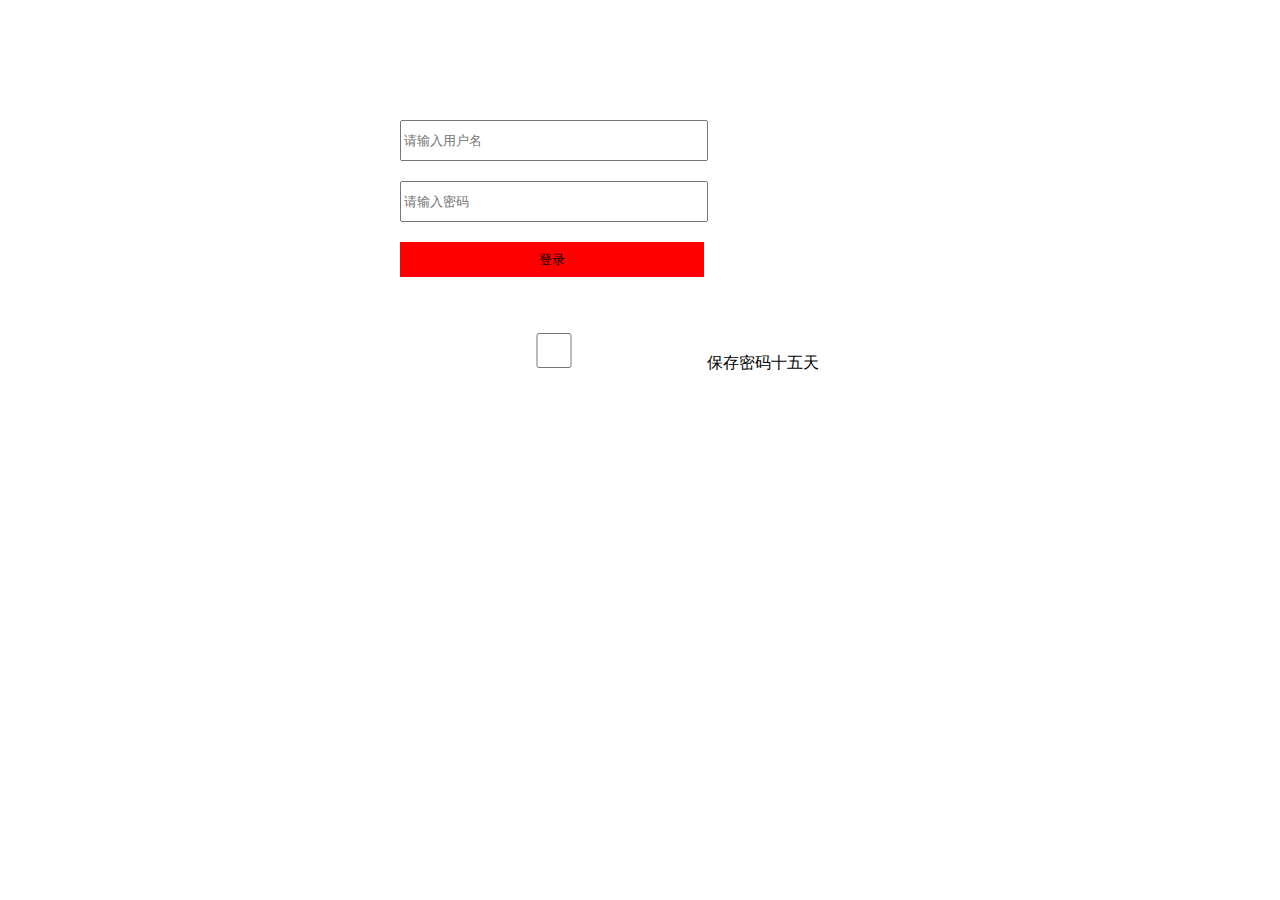
<file: 王亚楠jd/index6.html>
﻿<!DOCTYPE html>
<html lang="en">
<head>
    <meta charset="UTF-8">
    <meta name="viewport" content="width=device-width, initial-scale=1.0">
    <meta http-equiv="X-UA-Compatible" content="ie=edge">
    <title>Document</title>
    <style>
        body{margin: 100px 400px;}
         input{width: 300px;height: 35px;margin-top:20px;outline: medium;}
        button{width: 304px;height:35px;background: red;
            border: 2px solid red;margin:20px 0;}
            a{color: red;}
    </style>
    <script src="js/common.js"></script>
</head>
<body>
    <input type="text" id="account" placeholder="请输入用户名"><br /> 
    <input type="password" id="pwd" placeholder="请输入密码"> <br />
    <button id="btn">登录</button><br />
    <p><input type="checkbox" id="check_save" />保存密码十五天</p>
   
</body>
<script>
    
			var oBtn = document.getElementById("btn");
			var oCheckBox = document.getElementById("check_save");
		
			var oAccount = document.getElementById("account");
			var oPwd = document.getElementById("pwd");
			oBtn.onclick = function(){
				if(oCheckBox.checked){
					
					setCookie("account",oAccount.value,{
						expires:15
					});
					
					setCookie("pwd",oPwd.value,{
						expires:15
					});
				}
			}
			if(getCookie("account")&&getCookie("pwd")){
				oAccount.value = getCookie("account");
				oPwd.value = getCookie("pwd");
			}
    

</script>
</html>
</file>
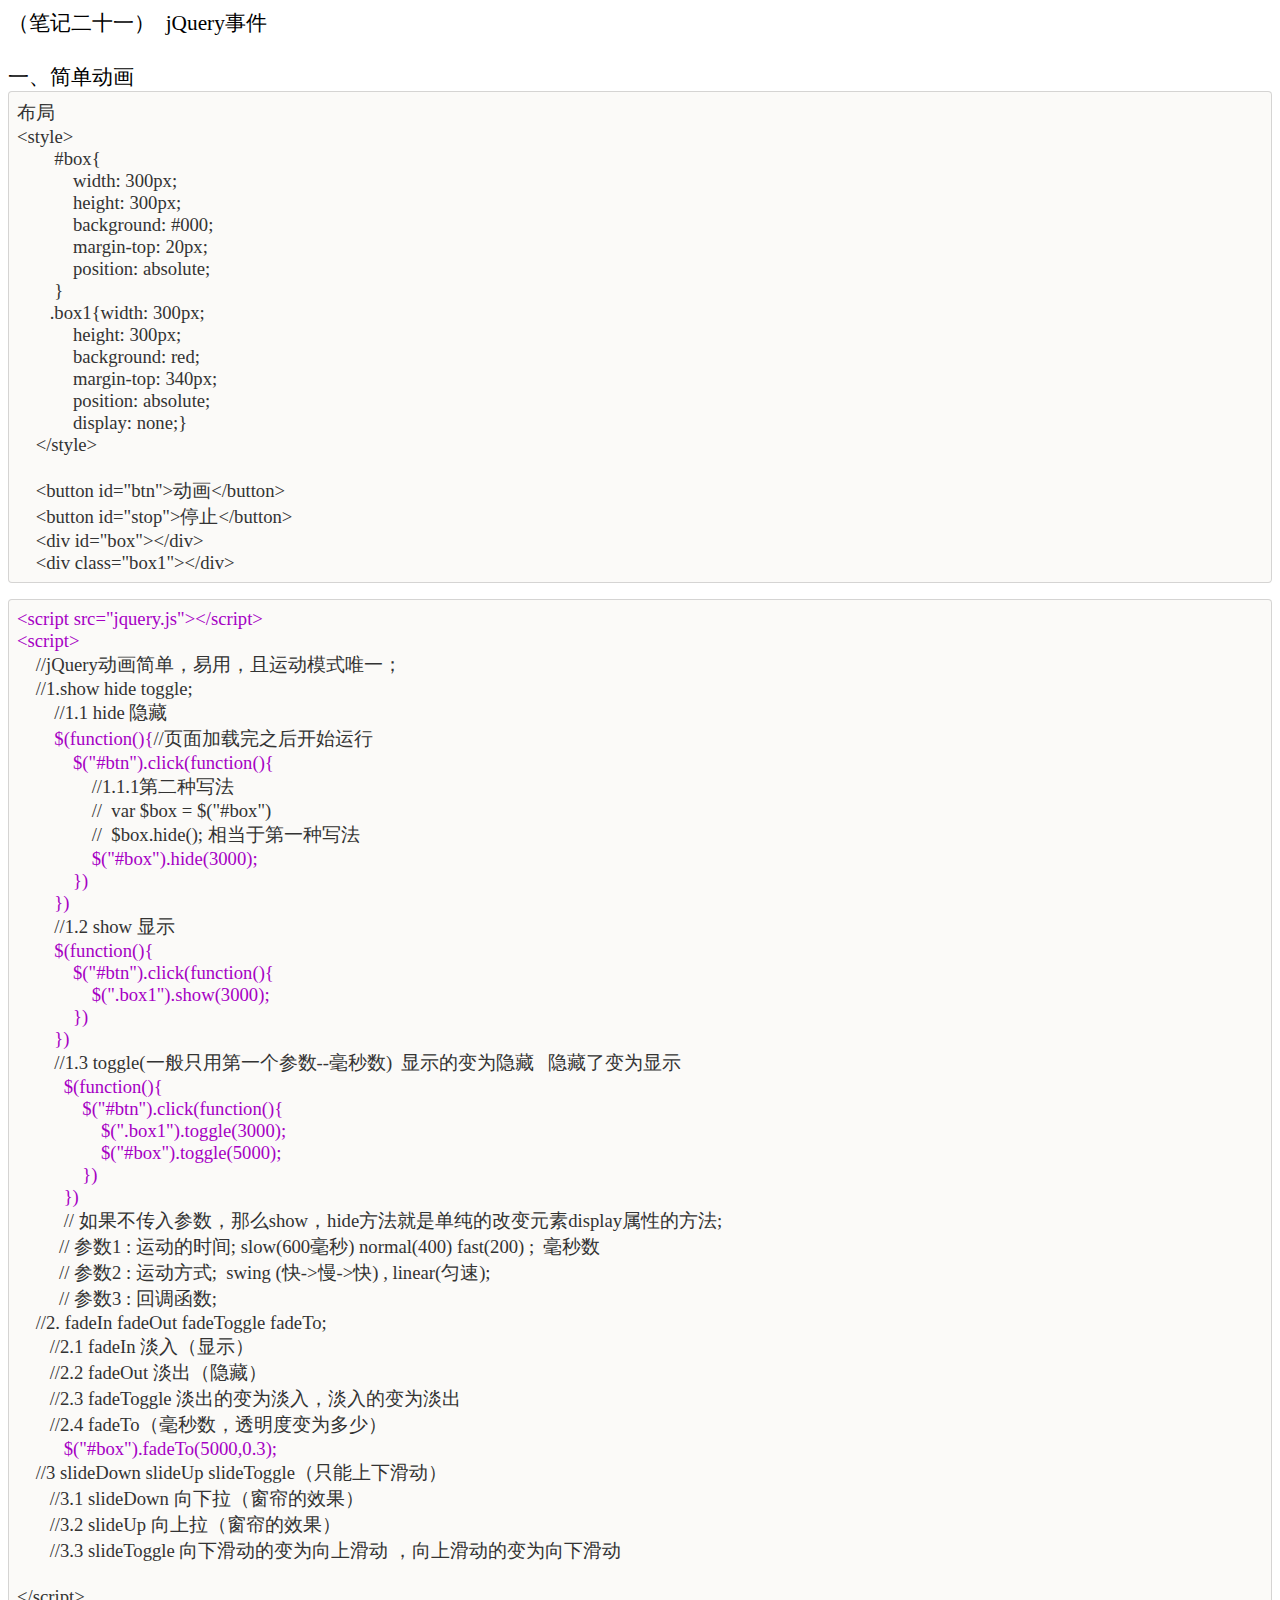
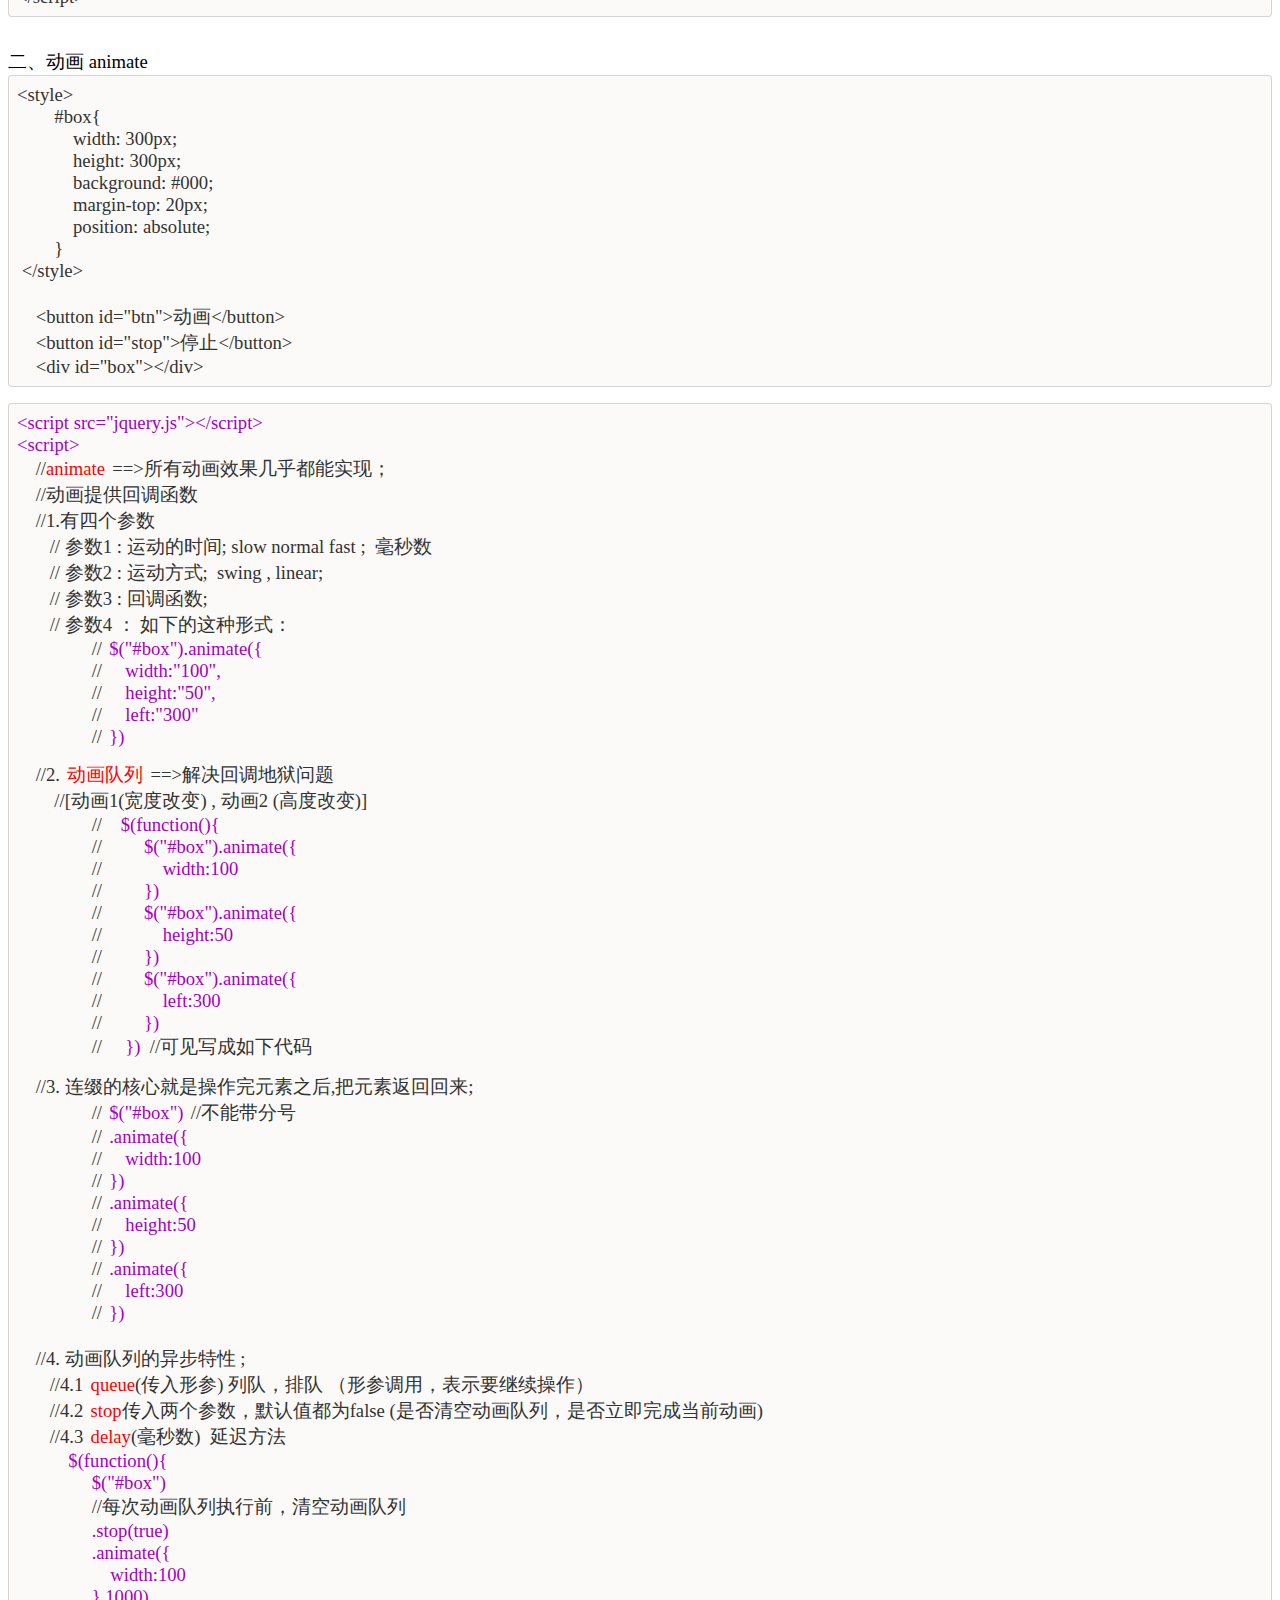
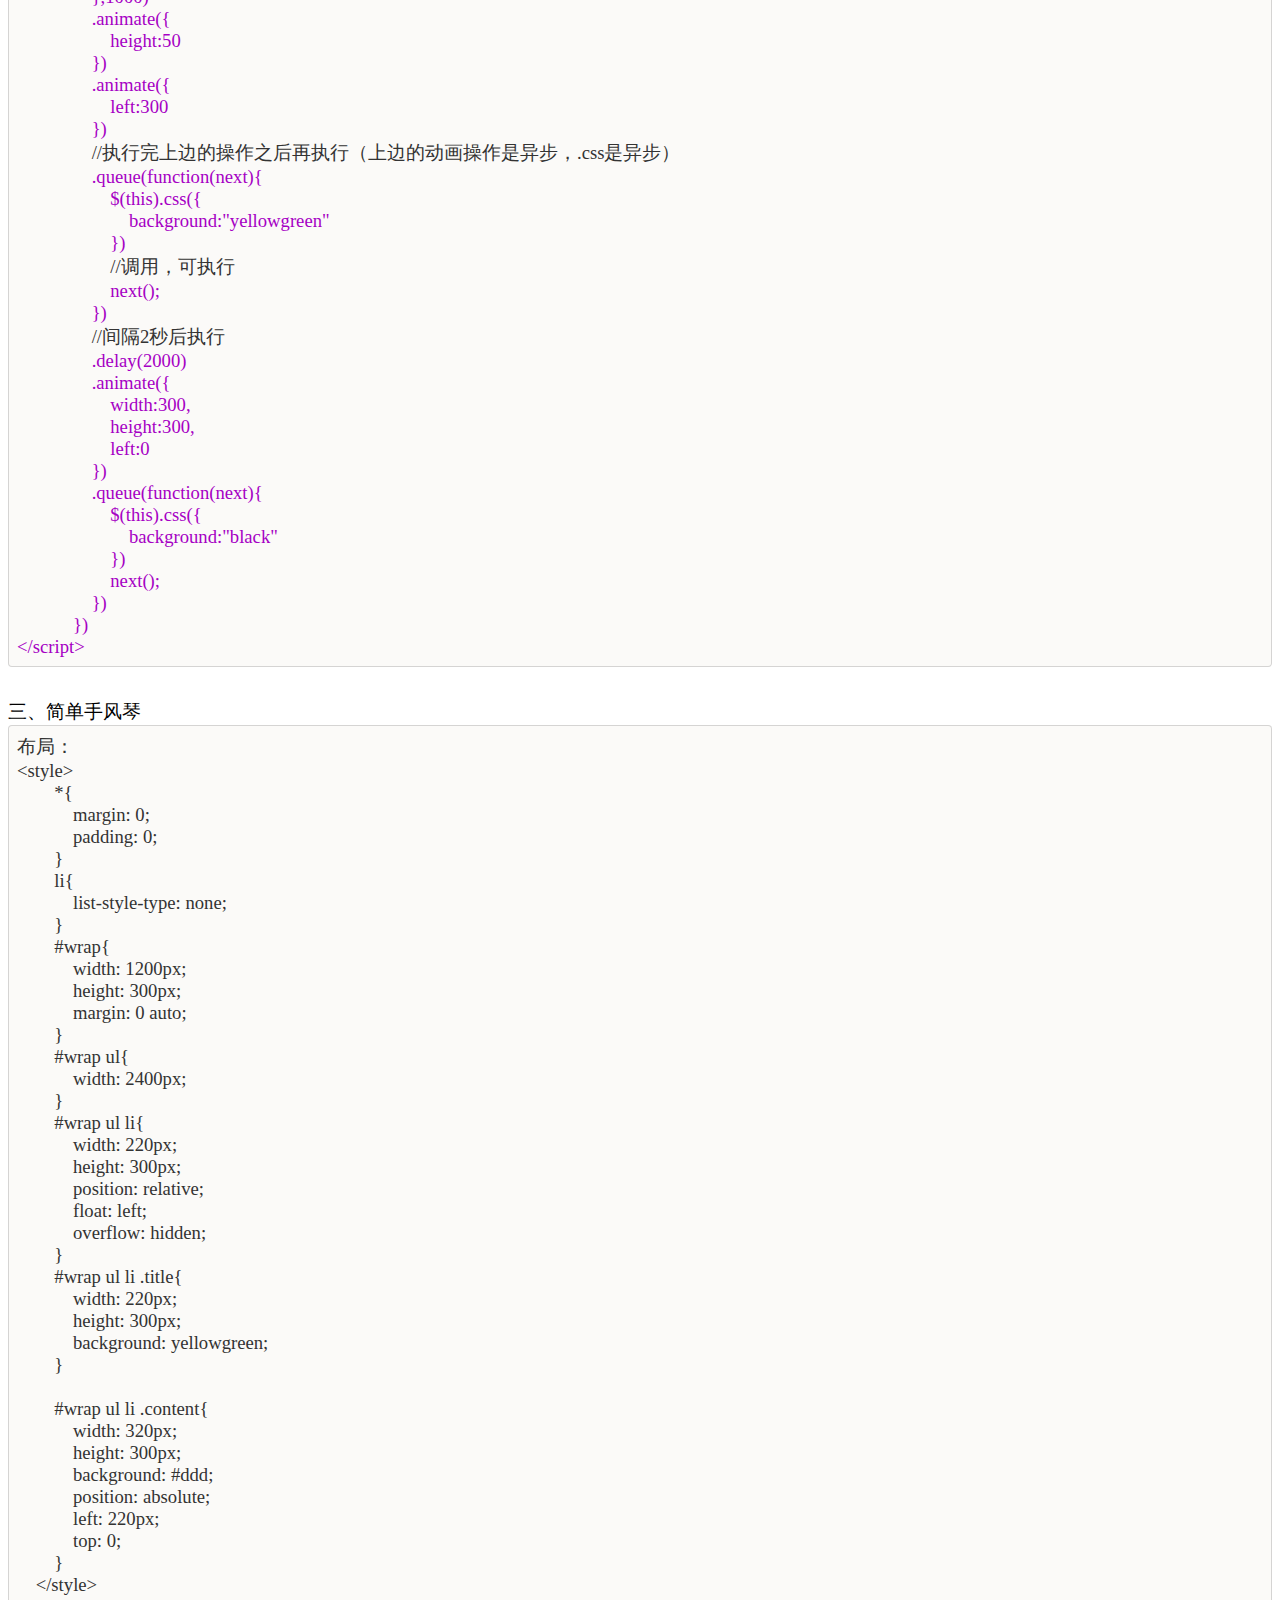
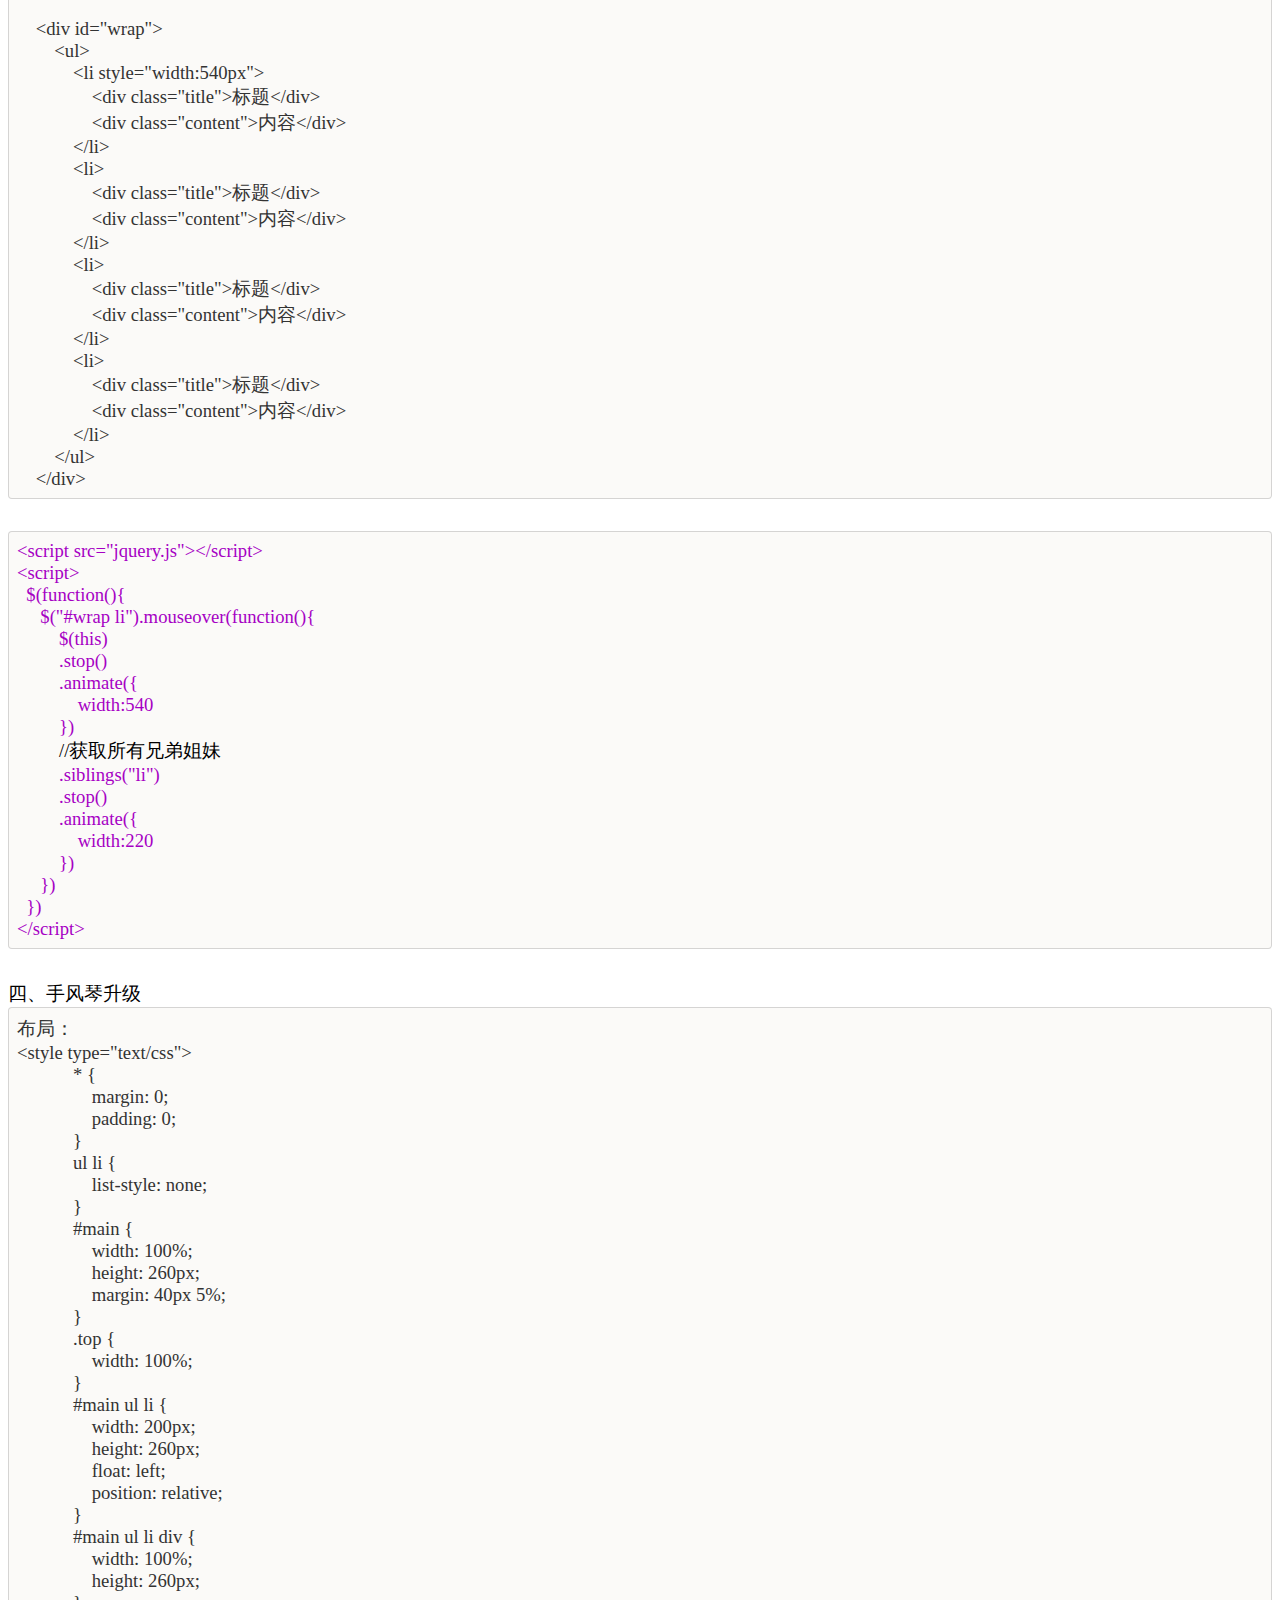
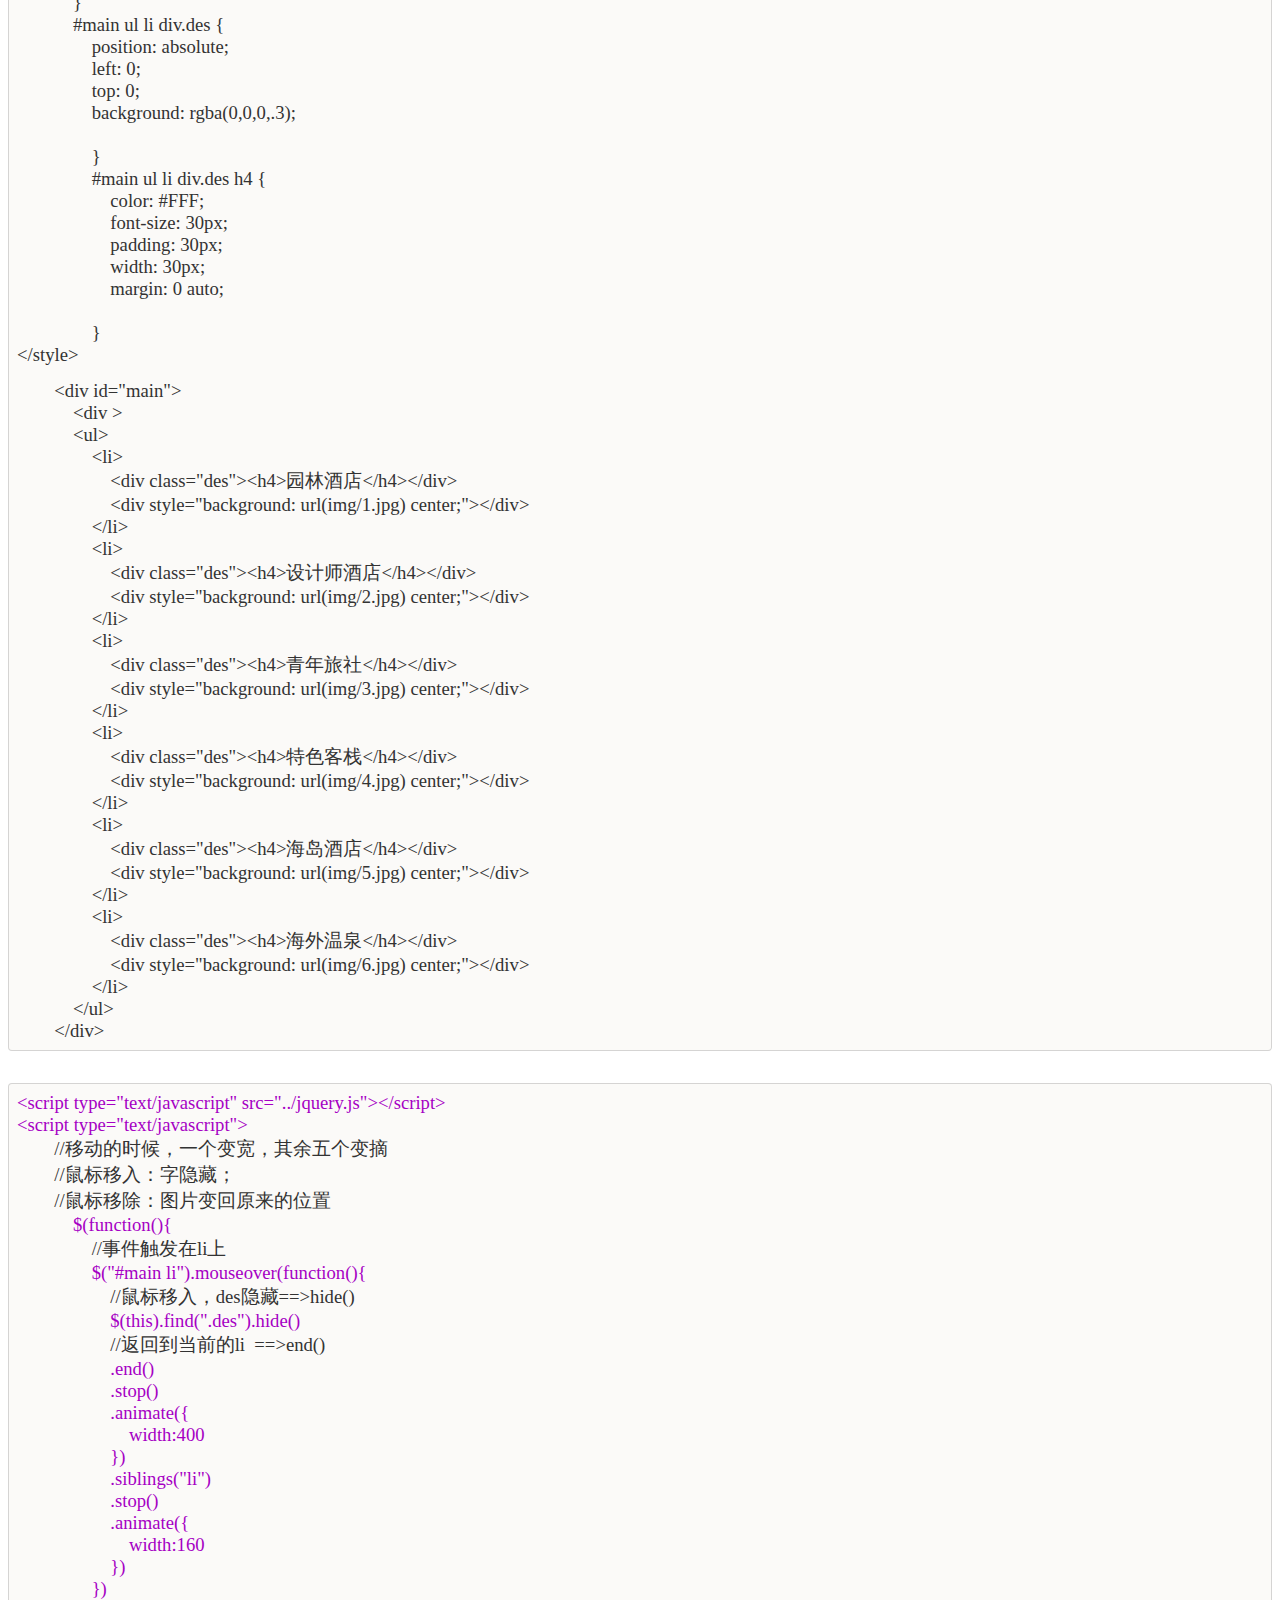
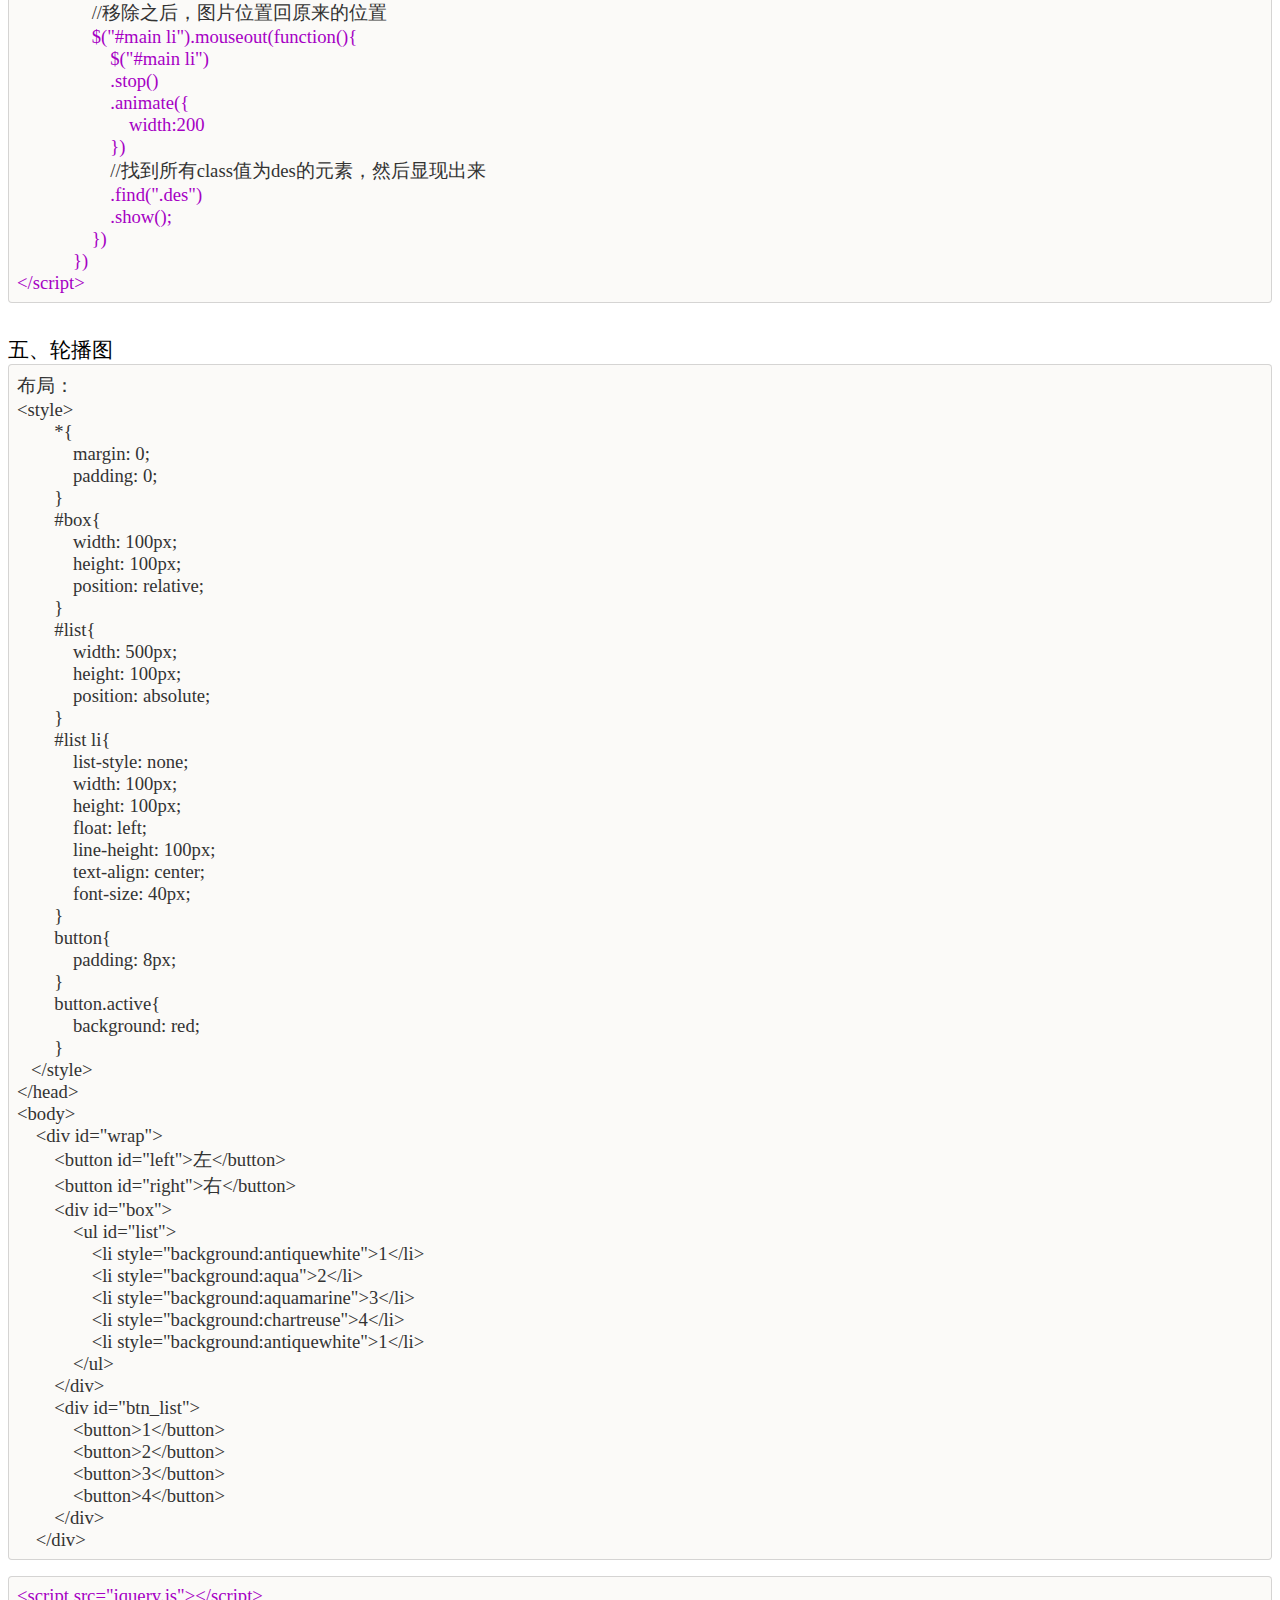
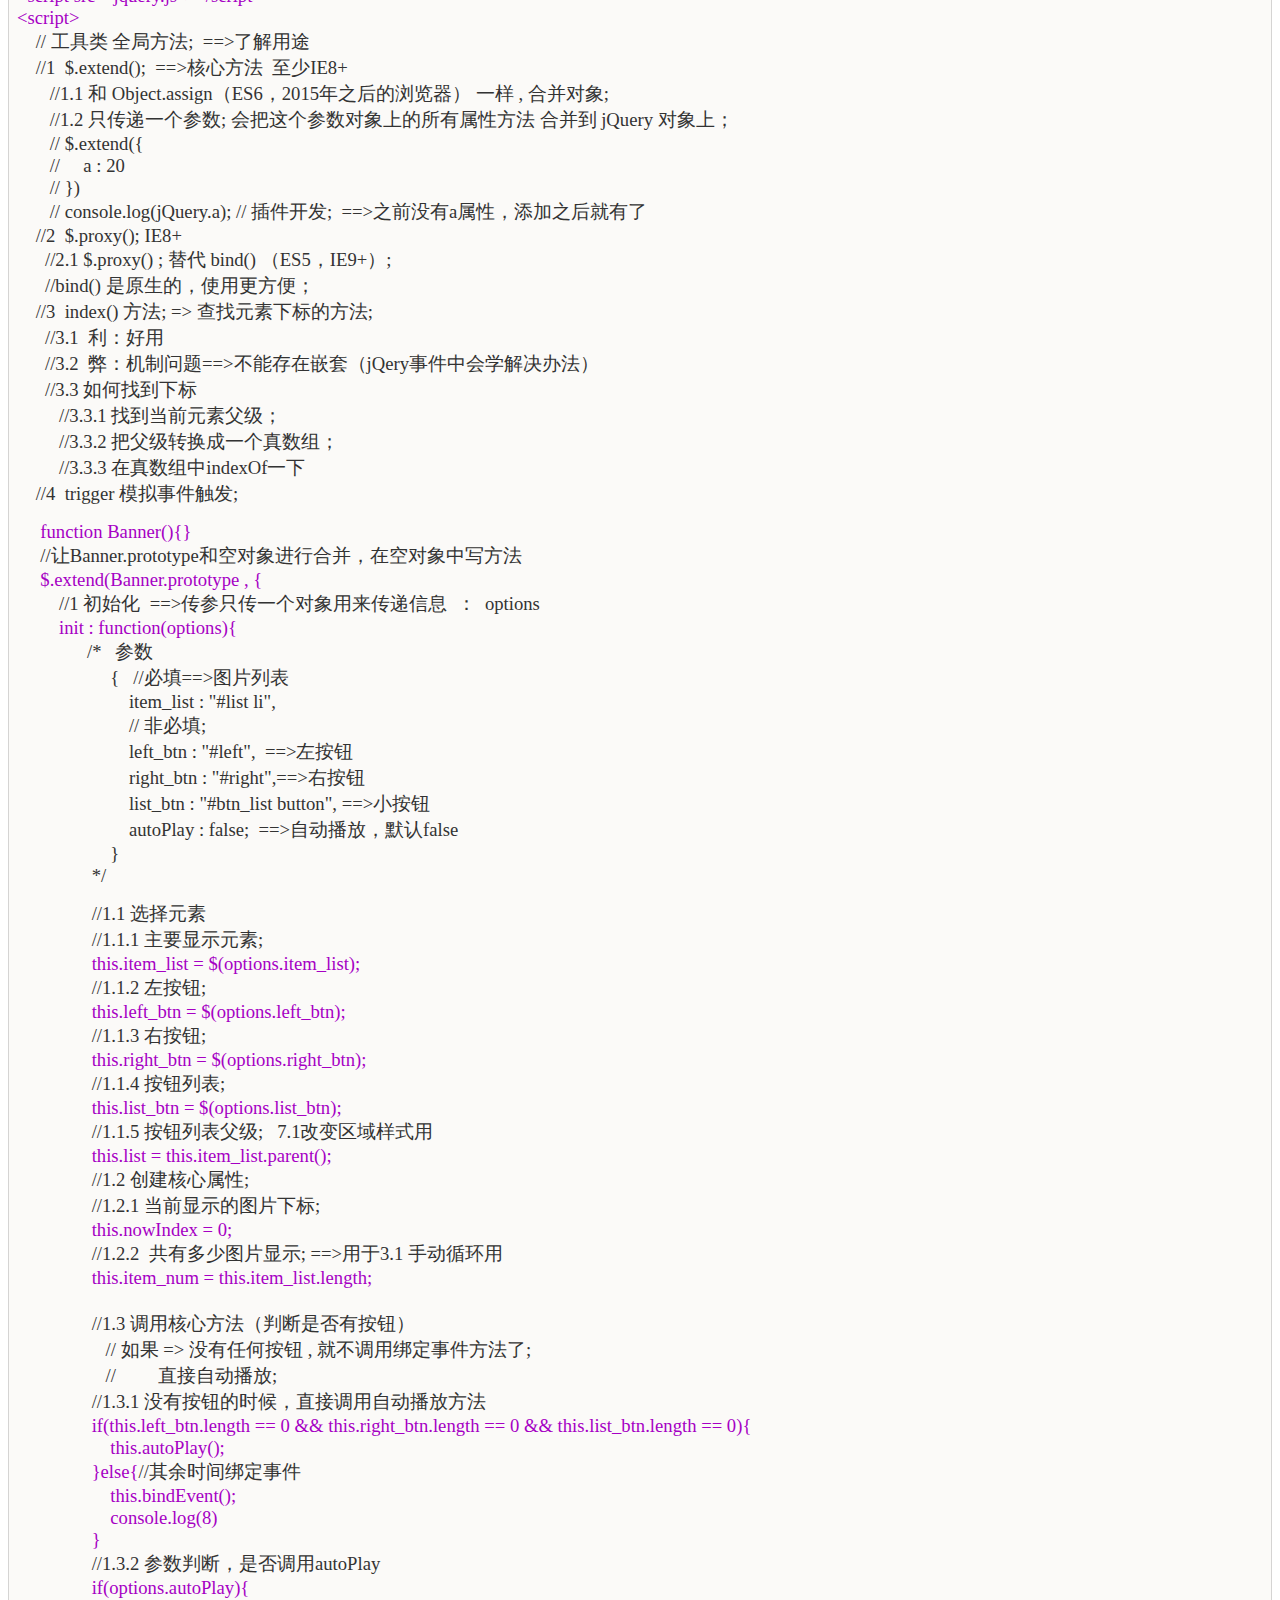
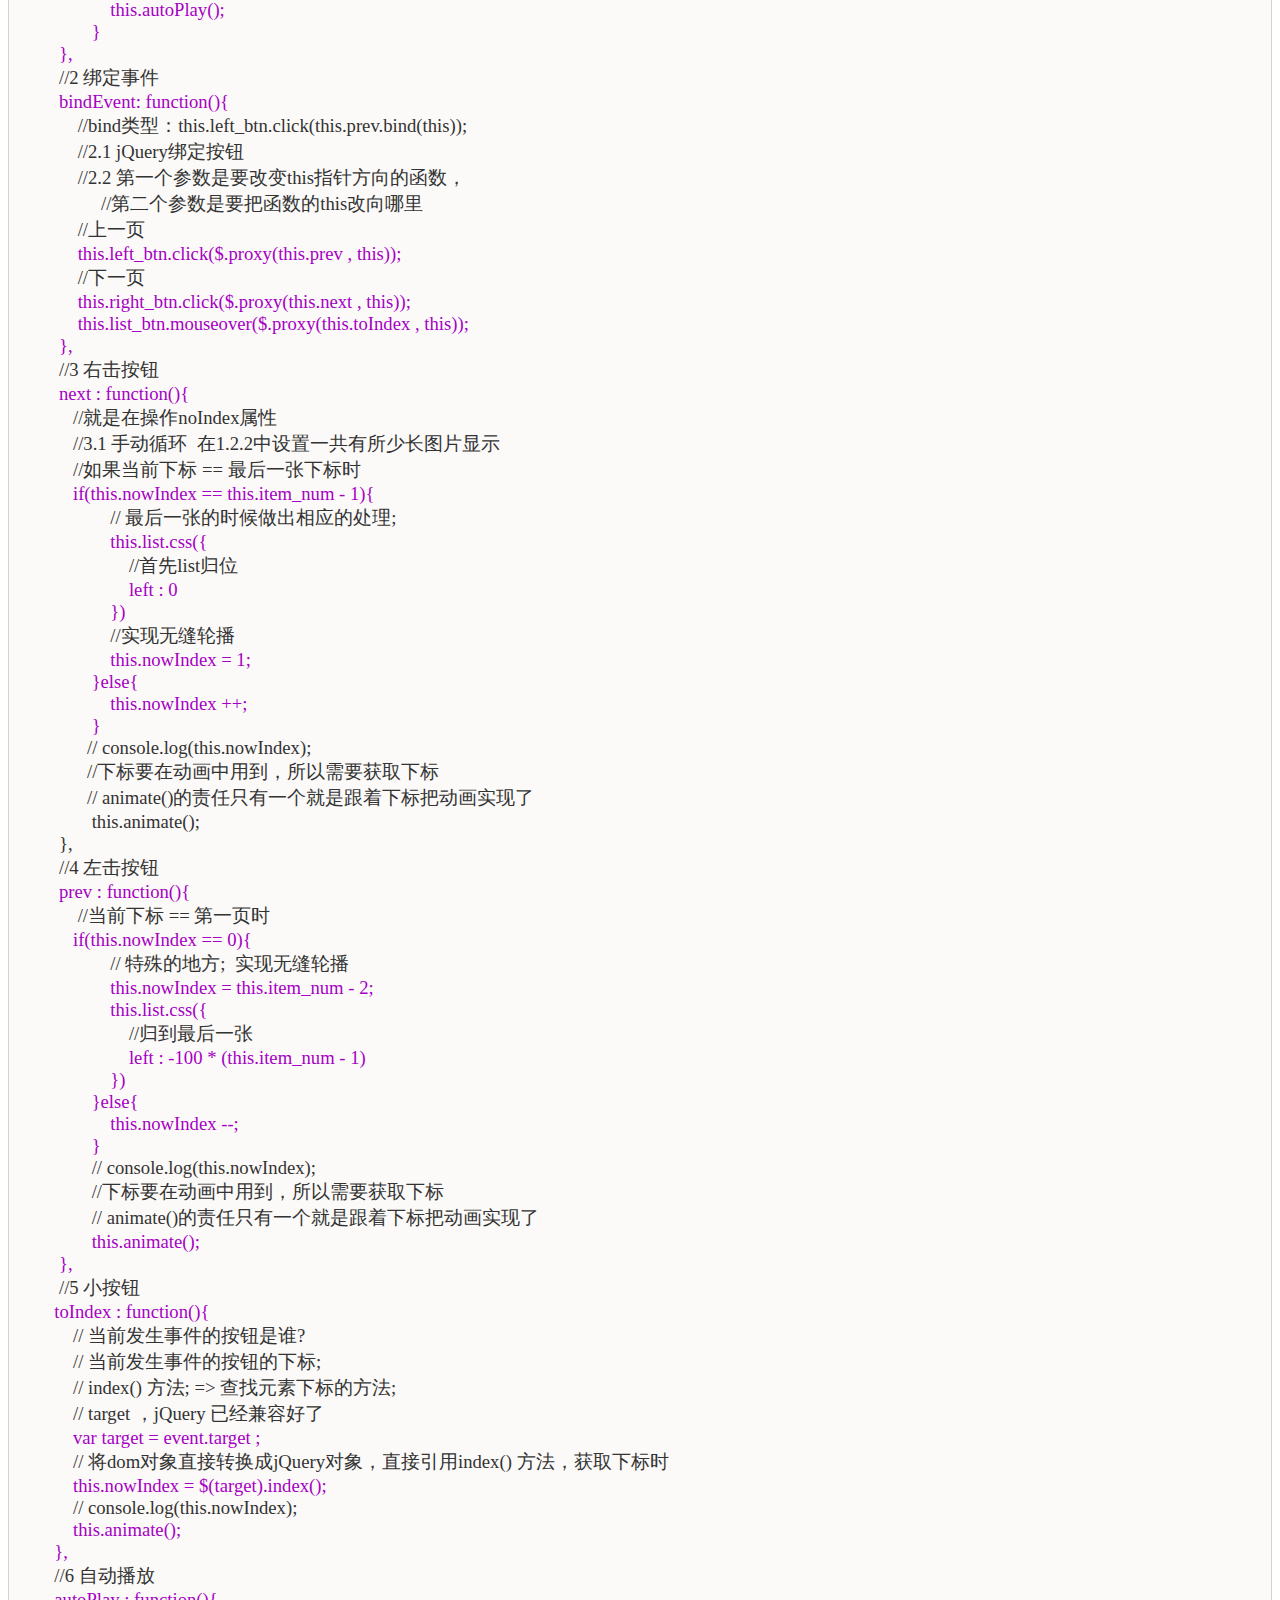
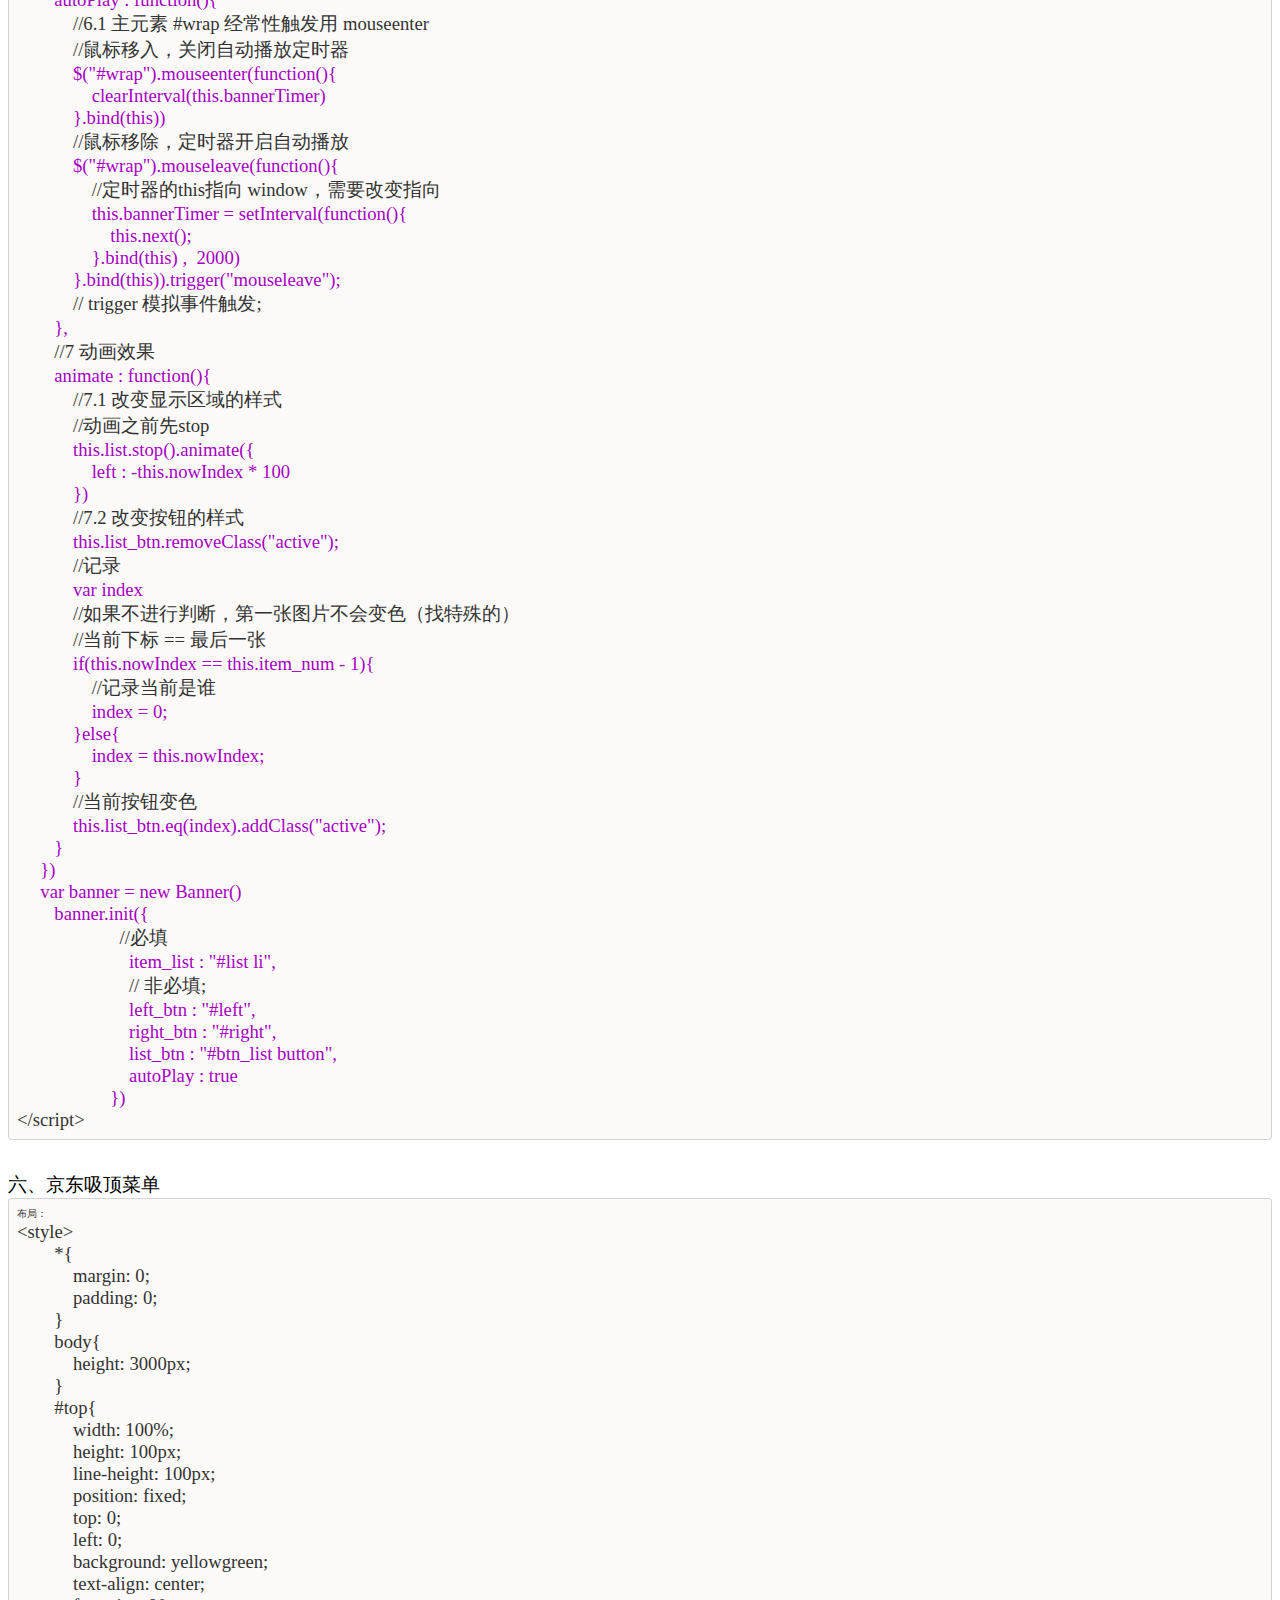
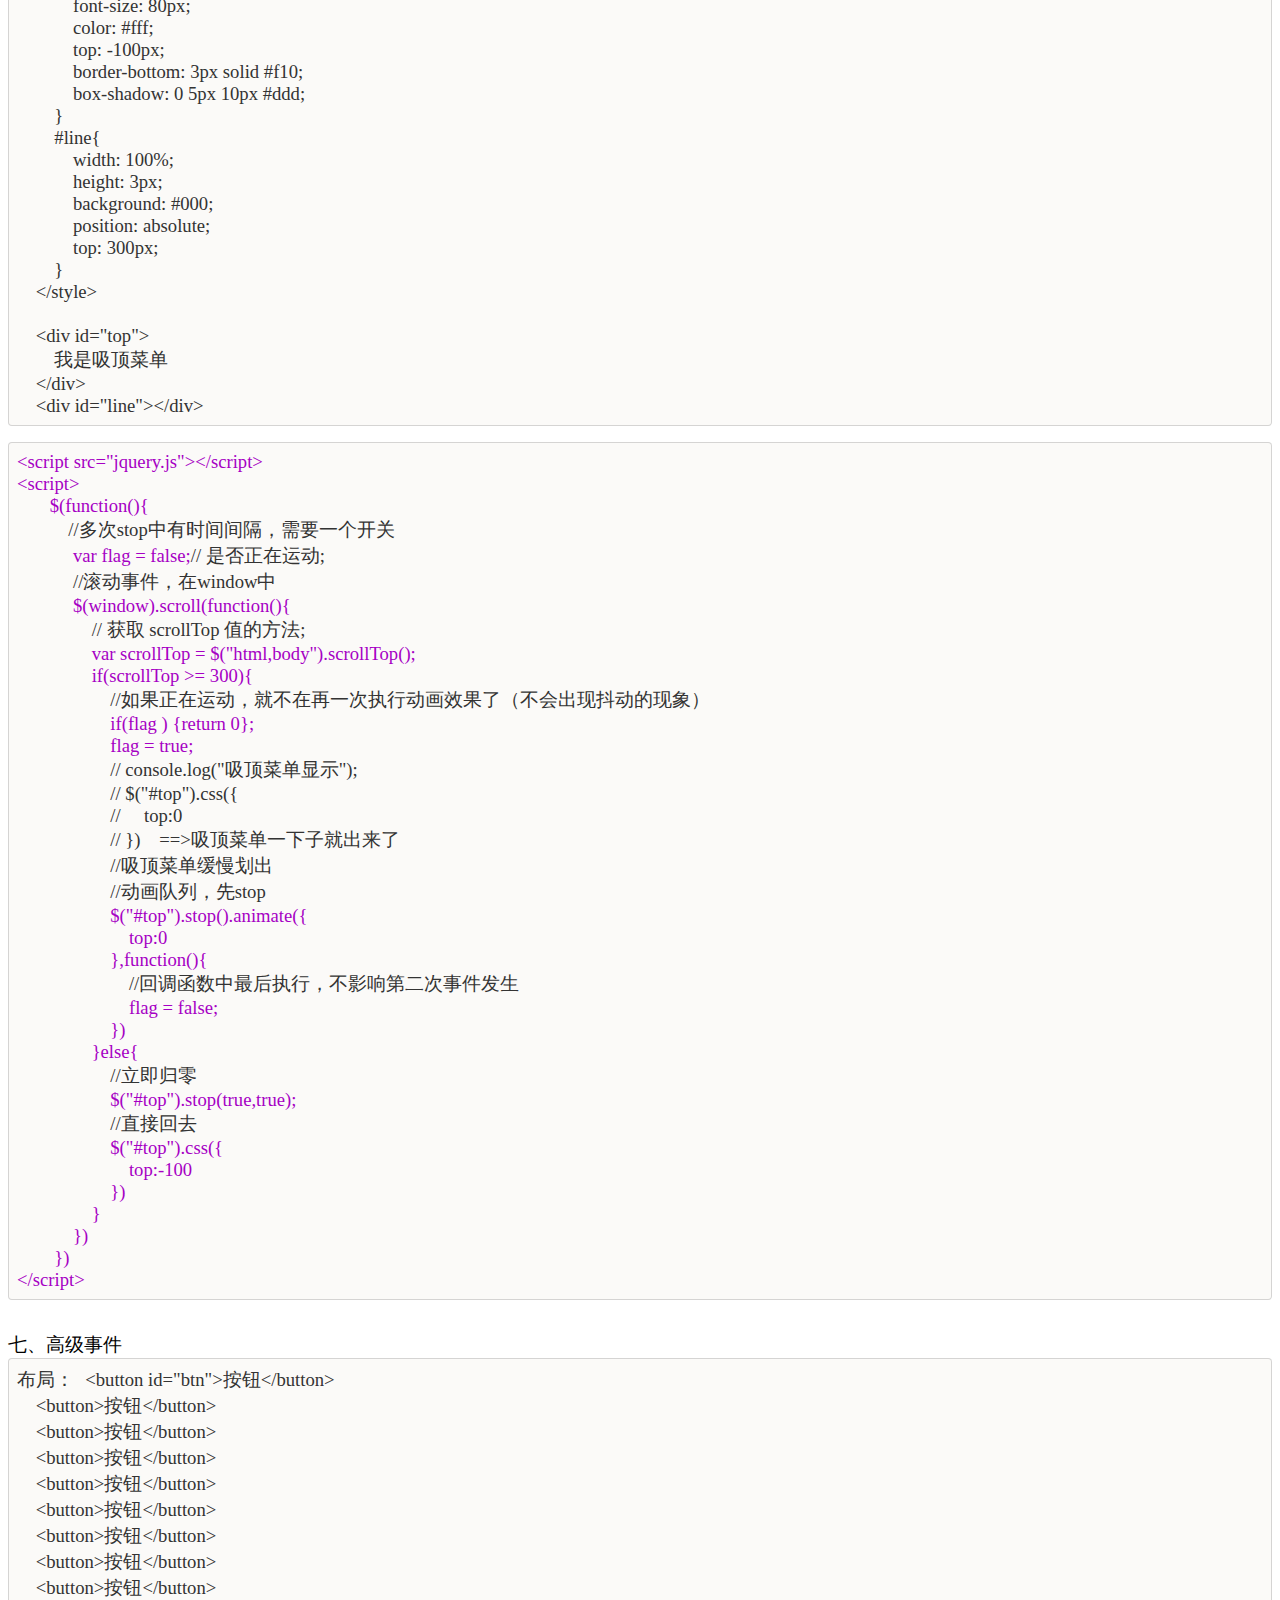
<file: 王亚楠jd/jQuery事件笔记.html>
<html>
<head>
  <title>Evernote Export</title>
  <basefont face="微软雅黑" size="2" />
  <meta http-equiv="Content-Type" content="text/html;charset=utf-8" />
  <meta name="exporter-version" content="YXBJ Windows/600240 (zh-CN, DDL); Windows/6.1.1 (Win64);"/>
  <style>
    body, td {
      font-family: 微软雅黑;
      font-size: 10pt;
    }
  </style>
</head>
<body>
<a name="767"/>

<div>
<span><div><font style="font-size: 16pt;">（笔记二十一）  jQuery事件<br/></font></div><div><font style="font-size: 16pt;"><br/></font></div><div><font style="font-size: 16pt;">一、简单动画</font></div><div style="box-sizing: border-box; padding: 8px; font-family: Monaco, Menlo, Consolas, &quot;Courier New&quot;, monospace; font-size: 12px; color: rgb(51, 51, 51); border-radius: 4px; background-color: rgb(251, 250, 248); border: 1px solid rgba(0, 0, 0, 0.15);-en-codeblock:true;"><div><font style="font-size: 14pt;">布局<br/></font></div><div><span style="font-family: Monaco; font-size: 14pt; color: rgb(51, 51, 51);">&lt;style&gt;</span></div><div><span style="font-family: Monaco; font-size: 14pt; color: rgb(51, 51, 51);">        #box{</span></div><div><span style="font-family: Monaco; font-size: 14pt; color: rgb(51, 51, 51);">            width: 300px;</span></div><div><span style="font-family: Monaco; font-size: 14pt; color: rgb(51, 51, 51);">            height: 300px;</span></div><div><span style="font-family: Monaco; font-size: 14pt; color: rgb(51, 51, 51);">            background: #000;</span></div><div><span style="font-family: Monaco; font-size: 14pt; color: rgb(51, 51, 51);">            margin-top: 20px;  </span></div><div><span style="font-family: Monaco; font-size: 14pt; color: rgb(51, 51, 51);">            position: absolute;</span></div><div><span style="font-family: Monaco; font-size: 14pt; color: rgb(51, 51, 51);">        }</span></div><div><span style="font-family: Monaco; font-size: 14pt; color: rgb(51, 51, 51);">       .box1{width: 300px;</span></div><div><span style="font-family: Monaco; font-size: 14pt; color: rgb(51, 51, 51);">            height: 300px;</span></div><div><span style="font-family: Monaco; font-size: 14pt; color: rgb(51, 51, 51);">            background: red;</span></div><div><span style="font-family: Monaco; font-size: 14pt; color: rgb(51, 51, 51);">            margin-top: 340px;  </span></div><div><span style="font-family: Monaco; font-size: 14pt; color: rgb(51, 51, 51);">            position: absolute;</span></div><div><span style="font-family: Monaco; font-size: 14pt; color: rgb(51, 51, 51);">            display: none;}</span></div><div><span style="font-family: Monaco; font-size: 14pt; color: rgb(51, 51, 51);">    &lt;/style&gt;</span></div><div><span style="font-family: Monaco; font-size: 14pt; color: rgb(51, 51, 51);"><br/></span></div><div><span style="font-family: Monaco; font-size: 14pt; color: rgb(51, 51, 51);">    &lt;button id=&quot;btn&quot;&gt;动画&lt;/button&gt;</span></div><div><span style="font-family: Monaco; font-size: 14pt; color: rgb(51, 51, 51);">    &lt;button id=&quot;stop&quot;&gt;停止&lt;/button&gt;</span></div><div><span style="font-family: Monaco; font-size: 14pt; color: rgb(51, 51, 51);">    &lt;div id=&quot;box&quot;&gt;&lt;/div&gt;</span></div><div><span style="font-family: Monaco; font-size: 14pt; color: rgb(51, 51, 51);">    &lt;div class=&quot;box1&quot;&gt;&lt;/div&gt;</span></div></div><div><br/></div><div style="box-sizing: border-box; padding: 8px; font-family: Monaco, Menlo, Consolas, &quot;Courier New&quot;, monospace; font-size: 12px; color: rgb(51, 51, 51); border-radius: 4px; background-color: rgb(251, 250, 248); border: 1px solid rgba(0, 0, 0, 0.15);-en-codeblock:true;"><div><font color="#A600C4" style="font-size: 14pt;"><span style="font-family: Monaco; font-size: 14pt;">&lt;script src=&quot;jquery.js&quot;&gt;&lt;/script&gt;</span></font></div><div><span style="font-family: Monaco; font-size: 14pt;"><font color="#A600C4">&lt;script&gt;</font></span></div><div><span style="font-family: Monaco; font-size: 14pt; color: rgb(51, 51, 51);">    //jQuery动画简单，易用，且运动模式唯一；</span></div><div><span style="font-family: Monaco; font-size: 14pt; color: rgb(51, 51, 51);">    //1.show hide toggle;</span></div><div><span style="font-family: Monaco; font-size: 14pt; color: rgb(51, 51, 51);">        //1.1 hide 隐藏</span></div><div><span style="font-family: Monaco; font-size: 14pt; color: rgb(51, 51, 51);">       </span><span style="font-family: Monaco; font-size: 14pt;"><font color="#A600C4"> $(function(){</font></span><span style="font-family: Monaco; font-size: 14pt; color: rgb(51, 51, 51);">//页面加载完之后开始运行</span></div><div><span style="font-family: Monaco; font-size: 14pt; color: rgb(51, 51, 51);">          </span><span style="font-family: Monaco; font-size: 14pt;"><font color="#A600C4">  $(&quot;#btn&quot;).click(function(){</font></span></div><div><span style="font-family: Monaco; font-size: 14pt; color: rgb(51, 51, 51);">                //1.1.1第二种写法</span></div><div><span style="font-family: Monaco; font-size: 14pt; color: rgb(51, 51, 51);">                //  var $box = $(&quot;#box&quot;)</span></div><div><span style="font-family: Monaco; font-size: 14pt; color: rgb(51, 51, 51);">                //  $box.hide(); 相当于第一种写法</span></div><div><span style="font-family: Monaco; font-size: 14pt; color: rgb(51, 51, 51);">               </span><span style="font-family: Monaco; font-size: 14pt;"><font color="#A600C4"> $(&quot;#box&quot;).hide(3000);</font></span></div><div><span style="font-family: Monaco; font-size: 14pt;"><font color="#A600C4">            })</font></span></div><div><span style="font-family: Monaco; font-size: 14pt;"><font color="#A600C4">        })</font></span></div><div><span style="font-family: Monaco; font-size: 14pt; color: rgb(51, 51, 51);">        //1.2 show 显示</span></div><div><span style="font-family: Monaco; font-size: 14pt; color: rgb(51, 51, 51);">        </span><span style="font-family: Monaco; font-size: 14pt;"><font color="#A600C4">$(function(){</font></span></div><div><span style="font-family: Monaco; font-size: 14pt;"><font color="#A600C4">            $(&quot;#btn&quot;).click(function(){</font></span></div><div><span style="font-family: Monaco; font-size: 14pt;"><font color="#A600C4">                $(&quot;.box1&quot;).show(3000);</font></span></div><div><span style="font-family: Monaco; font-size: 14pt;"><font color="#A600C4">            })</font></span></div><div><span style="font-family: Monaco; font-size: 14pt;"><font color="#A600C4">        })</font></span></div><div><span style="font-family: Monaco; font-size: 14pt; color: rgb(51, 51, 51);">        //1.3 toggle(一般只用第一个参数--毫秒数)  显示的变为隐藏   隐藏了变为显示</span></div><div><span style="font-family: Monaco; font-size: 14pt; color: rgb(51, 51, 51);">          </span><span style="font-family: Monaco; font-size: 14pt;"><font color="#A600C4">$(function(){</font></span></div><div><span style="font-family: Monaco; font-size: 14pt;"><font color="#A600C4">              $(&quot;#btn&quot;).click(function(){</font></span></div><div><span style="font-family: Monaco; font-size: 14pt;"><font color="#A600C4">                  $(&quot;.box1&quot;).toggle(3000);</font></span></div><div><span style="font-family: Monaco; font-size: 14pt;"><font color="#A600C4">                  $(&quot;#box&quot;).toggle(5000);</font></span></div><div><span style="font-family: Monaco; font-size: 14pt;"><font color="#A600C4">              })</font></span></div><div><span style="font-family: Monaco; font-size: 14pt;"><font color="#A600C4">          })</font></span></div><div><span style="font-family: Monaco; font-size: 14pt; color: rgb(51, 51, 51);">          // 如果不传入参数，那么show，hide方法就是单纯的改变元素display属性的方法;</span></div><div><span style="font-family: Monaco; font-size: 14pt; color: rgb(51, 51, 51);">         // 参数1 : 运动的时间; slow(600毫秒) normal(400) fast(200) ;  毫秒数</span></div><div><span style="font-family: Monaco; font-size: 14pt; color: rgb(51, 51, 51);">         // 参数2 : 运动方式;  swing (快-&gt;慢-&gt;快) , linear(匀速);</span></div><div><span style="font-family: Monaco; font-size: 14pt; color: rgb(51, 51, 51);">         // 参数3 : 回调函数;</span></div><div><span style="font-family: Monaco; font-size: 14pt; color: rgb(51, 51, 51);">    //2. fadeIn fadeOut fadeToggle fadeTo;</span></div><div><span style="font-family: Monaco; font-size: 14pt; color: rgb(51, 51, 51);">       //2.1 fadeIn 淡入（显示）</span></div><div><span style="font-family: Monaco; font-size: 14pt; color: rgb(51, 51, 51);">       //2.2 fadeOut 淡出（隐藏）</span></div><div><span style="font-family: Monaco; font-size: 14pt; color: rgb(51, 51, 51);">       //2.3 fadeToggle 淡出的变为淡入，淡入的变为淡出</span></div><div><span style="font-family: Monaco; font-size: 14pt; color: rgb(51, 51, 51);">       //2.4 fadeTo（毫秒数，透明度变为多少）</span></div><div><span style="font-family: Monaco; font-size: 14pt; color: rgb(51, 51, 51);">        </span><span style="font-family: Monaco; font-size: 14pt;"><font color="#A600C4">  $(&quot;#box&quot;).fadeTo(5000,0.3);</font></span></div><div><span style="font-family: Monaco; font-size: 14pt; color: rgb(51, 51, 51);">    //3 slideDown slideUp slideToggle（只能上下滑动）</span></div><div><span style="font-family: Monaco; font-size: 14pt; color: rgb(51, 51, 51);">       //3.1 slideDown 向下拉（窗帘的效果）</span></div><div><span style="font-family: Monaco; font-size: 14pt; color: rgb(51, 51, 51);">       //3.2 slideUp 向上拉（窗帘的效果）</span></div><div><span style="font-family: Monaco; font-size: 14pt; color: rgb(51, 51, 51);">       //3.3 slideToggle 向下滑动的变为向上滑动 ，向上滑动的变为向下滑动</span></div><div><font style="font-size: 14pt;"><br/></font><span style="font-family: Monaco; font-size: 14pt; color: rgb(51, 51, 51);">&lt;/script&gt;</span></div></div><div><br/></div><div><br/></div><div><font style="font-size: 14pt;">二、动画 <span style="font-size: 14pt;">animate</span><br/></font></div><div style="box-sizing: border-box; padding: 8px; font-family: Monaco, Menlo, Consolas, &quot;Courier New&quot;, monospace; font-size: 12px; color: rgb(51, 51, 51); border-radius: 4px; background-color: rgb(251, 250, 248); border: 1px solid rgba(0, 0, 0, 0.15);-en-codeblock:true;"><div style="font-size: 14pt;"><font size="1"><span style="font-family: Monaco; font-size: 14pt; color: rgb(51, 51, 51);">&lt;style&gt;</span></font></div><div><font size="1"><span style="font-family: Monaco; font-size: 14pt; color: rgb(51, 51, 51);">        #box{</span></font></div><div><font size="1"><span style="font-family: Monaco; font-size: 14pt; color: rgb(51, 51, 51);">            width: 300px;</span></font></div><div><font size="1"><span style="font-family: Monaco; font-size: 14pt; color: rgb(51, 51, 51);">            height: 300px;</span></font></div><div><font size="1"><span style="font-family: Monaco; font-size: 14pt; color: rgb(51, 51, 51);">            background: #000;</span></font></div><div><font size="1"><span style="font-family: Monaco; font-size: 14pt; color: rgb(51, 51, 51);">            margin-top: 20px;  </span></font></div><div><font size="1"><span style="font-family: Monaco; font-size: 14pt; color: rgb(51, 51, 51);">            position: absolute;</span></font></div><div><font size="1"><span style="font-family: Monaco; font-size: 14pt; color: rgb(51, 51, 51);">        }</span></font></div><div><font size="1"><span style="font-family: Monaco; font-size: 14pt; color: rgb(51, 51, 51);"> &lt;/style&gt;    </span></font></div><div><font size="1"><span style="font-size: 14pt; color: rgb(51, 51, 51); font-family: Monaco;"><br/></span></font></div><div><font size="1"><span style="font-family: Monaco; font-size: 14pt; color: rgb(51, 51, 51);">    &lt;button id=&quot;btn&quot;&gt;动画&lt;/button&gt;</span></font></div><div><font size="1"><span style="font-family: Monaco; font-size: 14pt; color: rgb(51, 51, 51);">    &lt;button id=&quot;stop&quot;&gt;停止&lt;/button&gt;</span></font></div><div><font size="1"><span style="font-family: Monaco; font-size: 14pt; color: rgb(51, 51, 51);">    &lt;div id=&quot;box&quot;&gt;&lt;/div&gt;</span></font></div></div><div><br/></div><div style="box-sizing: border-box; padding: 8px; font-family: Monaco, Menlo, Consolas, &quot;Courier New&quot;, monospace; font-size: 12px; color: rgb(51, 51, 51); border-radius: 4px; background-color: rgb(251, 250, 248); border: 1px solid rgba(0, 0, 0, 0.15);-en-codeblock:true;"><div><font color="#A600C4" style="font-size: 14pt;"><span style="font-family: Monaco; font-size: 14pt;">&lt;script src=&quot;jquery.js&quot;&gt;&lt;/script&gt;</span></font></div><div><span style="font-family: Monaco; font-size: 14pt;"><font color="#A600C4">&lt;script&gt;</font></span></div><div><span style="font-family: Monaco; font-size: 14pt; color: rgb(51, 51, 51);">    //</span><span style="font-family: Monaco; font-size: 14pt;"><font color="#FF0000">animate</font></span> <span style="font-family: Monaco; font-size: 14pt; color: rgb(51, 51, 51);">==&gt;所有动画效果几乎都能实现；</span></div><div><span style="font-family: Monaco; font-size: 14pt; color: rgb(51, 51, 51);">    //动画提供回调函数</span></div><div><span style="font-family: Monaco; font-size: 14pt; color: rgb(51, 51, 51);">    //1.有四个参数</span></div><div><span style="font-family: Monaco; font-size: 14pt; color: rgb(51, 51, 51);">       // 参数1 : 运动的时间; slow normal fast ;  毫秒数</span></div><div><span style="font-family: Monaco; font-size: 14pt; color: rgb(51, 51, 51);">       // 参数2 : 运动方式;  swing , linear;</span></div><div><span style="font-family: Monaco; font-size: 14pt; color: rgb(51, 51, 51);">       // 参数3 : 回调函数;</span></div><div><span style="font-family: Monaco; font-size: 14pt; color: rgb(51, 51, 51);">       // 参数4 ： 如下的这种形式：</span></div><div><span style="font-family: Monaco; font-size: 14pt; color: rgb(51, 51, 51);">                //</span> <span style="font-family: Monaco; font-size: 14pt;"><font color="#A600C4">$(&quot;#box&quot;).animate({</font></span></div><div><span style="font-family: Monaco; font-size: 14pt; color: rgb(51, 51, 51);">                //     </span><span style="font-family: Monaco; font-size: 14pt;"><font color="#A600C4">width:&quot;100&quot;,</font></span></div><div><span style="font-family: Monaco; font-size: 14pt; color: rgb(51, 51, 51);">                //    </span><span style="font-family: Monaco; font-size: 14pt;"><font color="#A600C4"> height:&quot;50</font></span><span style="font-family: Monaco; font-size: 14pt;"><font color="#A600C4">&quot;,</font></span></div><div><span style="font-family: Monaco; font-size: 14pt; color: rgb(51, 51, 51);">                //    </span><span style="font-family: Monaco; font-size: 14pt;"><font color="#A600C4"> left:&quot;300&quot;</font></span></div><div><span style="font-family: Monaco; font-size: 14pt; color: rgb(51, 51, 51);">                //</span> <span style="font-family: Monaco; font-size: 14pt;"><font color="#A600C4">})</font></span></div><div><br style="font-family: Monaco; font-size: 14pt; color: rgb(51, 51, 51);"/></div><div><span style="font-family: Monaco; font-size: 14pt; color: rgb(51, 51, 51);">    //2.</span> <span style="font-family: Monaco; font-size: 14pt;"><font color="#FF0000">动画队列</font></span> <span style="font-family: Monaco; font-size: 14pt; color: rgb(51, 51, 51);">==&gt;解决回调地狱问题</span></div><div><span style="font-family: Monaco; font-size: 14pt; color: rgb(51, 51, 51);">        //[动画1(宽度改变) , 动画2 (高度改变)]</span></div><div><span style="font-family: Monaco; font-size: 14pt; color: rgb(51, 51, 51);">                //    </span><span style="font-family: Monaco; font-size: 14pt;"><font color="#A600C4">$(function(){    </font></span></div><div><span style="font-family: Monaco; font-size: 14pt; color: rgb(51, 51, 51);">                //         </span><span style="font-family: Monaco; font-size: 14pt;"><font color="#A600C4">$(&quot;#box&quot;).animate({</font></span></div><div><span style="font-family: Monaco; font-size: 14pt; color: rgb(51, 51, 51);">                //             </span><span style="font-family: Monaco; font-size: 14pt;"><font color="#A600C4">width:100</font></span></div><div><span style="font-family: Monaco; font-size: 14pt; color: rgb(51, 51, 51);">                //       </span><span style="font-family: Monaco; font-size: 14pt;"><font color="#A600C4">  })</font></span></div><div><span style="font-family: Monaco; font-size: 14pt; color: rgb(51, 51, 51);">                //        </span><span style="font-family: Monaco; font-size: 14pt;"><font color="#A600C4"> $(&quot;#box&quot;).animate({</font></span></div><div><span style="font-family: Monaco; font-size: 14pt; color: rgb(51, 51, 51);">                //             </span><span style="font-family: Monaco; font-size: 14pt;"><font color="#A600C4">height:50</font></span></div><div><span style="font-family: Monaco; font-size: 14pt; color: rgb(51, 51, 51);">                //        </span><span style="font-family: Monaco; font-size: 14pt;"><font color="#A600C4"> })</font></span></div><div><span style="font-family: Monaco; font-size: 14pt; color: rgb(51, 51, 51);">                //         </span><span style="font-family: Monaco; font-size: 14pt;"><font color="#A600C4">$(&quot;#box&quot;).animate({</font></span></div><div><span style="font-family: Monaco; font-size: 14pt; color: rgb(51, 51, 51);">                //             </span><span style="font-family: Monaco; font-size: 14pt;"><font color="#A600C4">left:300</font></span></div><div><span style="font-family: Monaco; font-size: 14pt; color: rgb(51, 51, 51);">                //        </span><span style="font-family: Monaco; font-size: 14pt;"><font color="#A600C4"> })</font></span></div><div><span style="font-family: Monaco; font-size: 14pt; color: rgb(51, 51, 51);">                //     </span><span style="font-family: Monaco; font-size: 14pt;"><font color="#A600C4">})</font></span><span style="font-family: Monaco; font-size: 14pt; color: rgb(51, 51, 51);">  //可见写成如下代码</span></div><div><br style="font-family: Monaco; font-size: 14pt; color: rgb(51, 51, 51);"/></div><div><span style="font-family: Monaco; font-size: 14pt; color: rgb(51, 51, 51);">    //3. 连缀的核心就是操作完元素之后,把元素返回回来;</span></div><div><span style="font-family: Monaco; font-size: 14pt; color: rgb(51, 51, 51);">                //</span> <span style="font-family: Monaco; font-size: 14pt;"><font color="#A600C4">$(&quot;#box&quot;)</font></span> <span style="font-family: Monaco; font-size: 14pt; color: rgb(51, 51, 51);">//不能带分号</span></div><div><span style="font-family: Monaco; font-size: 14pt; color: rgb(51, 51, 51);">                //</span> <span style="font-family: Monaco; font-size: 14pt;"><font color="#A600C4">.animate({</font></span></div><div><span style="font-family: Monaco; font-size: 14pt; color: rgb(51, 51, 51);">                //     </span><span style="font-family: Monaco; font-size: 14pt;"><font color="#A600C4">width:100</font></span></div><div><span style="font-family: Monaco; font-size: 14pt; color: rgb(51, 51, 51);">                //</span> <span style="font-family: Monaco; font-size: 14pt;"><font color="#A600C4">})  </font></span><span style="font-family: Monaco; font-size: 14pt; color: rgb(51, 51, 51);"> </span></div><div><span style="font-family: Monaco; font-size: 14pt; color: rgb(51, 51, 51);">                //</span> <span style="font-family: Monaco; font-size: 14pt;"><font color="#A600C4">.animate({</font></span></div><div><span style="font-family: Monaco; font-size: 14pt; color: rgb(51, 51, 51);">                //     </span><span style="font-family: Monaco; font-size: 14pt;"><font color="#A600C4">height:50</font></span></div><div><span style="font-family: Monaco; font-size: 14pt; color: rgb(51, 51, 51);">                //</span> <span style="font-family: Monaco; font-size: 14pt;"><font color="#A600C4">})</font></span></div><div><span style="font-family: Monaco; font-size: 14pt; color: rgb(51, 51, 51);">                //</span> <span style="font-family: Monaco; font-size: 14pt;"><font color="#A600C4">.animate({</font></span></div><div><span style="font-family: Monaco; font-size: 14pt; color: rgb(51, 51, 51);">                //     </span><span style="font-family: Monaco; font-size: 14pt;"><font color="#A600C4">left:300</font></span></div><div><span style="font-family: Monaco; font-size: 14pt; color: rgb(51, 51, 51);">                //</span> <span style="font-family: Monaco; font-size: 14pt;"><font color="#A600C4">})</font></span></div><div><span style="font-family: Monaco; font-size: 14pt; color: rgb(51, 51, 51);">    </span></div><div><span style="font-family: Monaco; font-size: 14pt; color: rgb(51, 51, 51);">    //4. 动画队列的异步特性 ;</span></div><div><span style="font-family: Monaco; font-size: 14pt; color: rgb(51, 51, 51);">       //4.1</span> <span style="font-family: Monaco; font-size: 14pt;"><font color="#FF0000">queue</font></span><span style="font-family: Monaco; font-size: 14pt; color: rgb(51, 51, 51);">(传入形参) 列队，排队 （形参调用，表示要继续操作）</span></div><div><span style="font-family: Monaco; font-size: 14pt; color: rgb(51, 51, 51);">       //4.2</span> <span style="font-family: Monaco; font-size: 14pt;"><font color="#FF0000">stop</font></span><span style="font-family: Monaco; font-size: 14pt; color: rgb(51, 51, 51);">传入两个参数，默认值都为false (是否清空动画队列，是否立即完成当前动画)</span></div><div><span style="font-family: Monaco; font-size: 14pt; color: rgb(51, 51, 51);">       //4.3</span> <span style="font-family: Monaco; font-size: 14pt;"><font color="#FF0000">delay</font></span><span style="font-family: Monaco; font-size: 14pt; color: rgb(51, 51, 51);">(毫秒数)  延迟方法</span></div><div><span style="font-family: Monaco; font-size: 14pt; color: rgb(51, 51, 51);">           </span><span style="font-family: Monaco; font-size: 14pt;"><font color="#A600C4">$(function(){     </font></span></div><div><span style="font-family: Monaco; font-size: 14pt;"><font color="#A600C4">                $(&quot;#box&quot;)</font></span></div><div><span style="font-family: Monaco; font-size: 14pt; color: rgb(51, 51, 51);">                //每次动画队列执行前，清空动画队列</span></div><div><span style="font-family: Monaco; font-size: 14pt; color: rgb(51, 51, 51);">                </span><span style="font-family: Monaco; font-size: 14pt;"><font color="#A600C4">.stop(true)</font></span></div><div><span style="font-family: Monaco; font-size: 14pt;"><font color="#A600C4">                .animate({</font></span></div><div><span style="font-family: Monaco; font-size: 14pt;"><font color="#A600C4">                    width:100</font></span></div><div><span style="font-family: Monaco; font-size: 14pt;"><font color="#A600C4">                },1000)</font></span></div><div><span style="font-family: Monaco; font-size: 14pt;"><font color="#A600C4">                .animate({</font></span></div><div><span style="font-family: Monaco; font-size: 14pt;"><font color="#A600C4">                    height:50</font></span></div><div><span style="font-family: Monaco; font-size: 14pt;"><font color="#A600C4">                })</font></span></div><div><span style="font-family: Monaco; font-size: 14pt;"><font color="#A600C4">                .animate({</font></span></div><div><span style="font-family: Monaco; font-size: 14pt;"><font color="#A600C4">                    left:300</font></span></div><div><span style="font-family: Monaco; font-size: 14pt;"><font color="#A600C4">                })</font></span></div><div><span style="font-family: Monaco; font-size: 14pt; color: rgb(51, 51, 51);">                //执行完上边的操作之后再执行（上边的动画操作是异步，.css是异步）</span></div><div><span style="font-family: Monaco; font-size: 14pt; color: rgb(51, 51, 51);">               </span><span style="font-family: Monaco; font-size: 14pt;"><font color="#A600C4"> .queue(function(next){</font></span></div><div><span style="font-family: Monaco; font-size: 14pt;"><font color="#A600C4">                    $(this).css({</font></span></div><div><span style="font-family: Monaco; font-size: 14pt;"><font color="#A600C4">                        background:&quot;yellowgreen&quot;</font></span></div><div><span style="font-family: Monaco; font-size: 14pt;"><font color="#A600C4">                    })</font></span></div><div><span style="font-family: Monaco; font-size: 14pt; color: rgb(51, 51, 51);">                    //调用，可执行</span></div><div><span style="font-family: Monaco; font-size: 14pt; color: rgb(51, 51, 51);">                    </span><span style="font-family: Monaco; font-size: 14pt;"><font color="#A600C4">next();</font></span></div><div><span style="font-family: Monaco; font-size: 14pt;"><font color="#A600C4">                })</font></span></div><div><span style="font-family: Monaco; font-size: 14pt; color: rgb(51, 51, 51);">                //间隔2秒后执行</span></div><div><span style="font-family: Monaco; font-size: 14pt; color: rgb(51, 51, 51);">                </span><span style="font-family: Monaco; font-size: 14pt;"><font color="#A600C4">.delay(2000)</font></span></div><div><span style="font-family: Monaco; font-size: 14pt;"><font color="#A600C4">                .animate({</font></span></div><div><span style="font-family: Monaco; font-size: 14pt;"><font color="#A600C4">                    width:300,</font></span></div><div><span style="font-family: Monaco; font-size: 14pt;"><font color="#A600C4">                    height:300,</font></span></div><div><span style="font-family: Monaco; font-size: 14pt;"><font color="#A600C4">                    left:0</font></span></div><div><span style="font-family: Monaco; font-size: 14pt;"><font color="#A600C4">                })</font></span></div><div><span style="font-family: Monaco; font-size: 14pt;"><font color="#A600C4">                .queue(function(next){</font></span></div><div><span style="font-family: Monaco; font-size: 14pt;"><font color="#A600C4">                    $(this).css({</font></span></div><div><span style="font-family: Monaco; font-size: 14pt;"><font color="#A600C4">                        background:&quot;black&quot;</font></span></div><div><span style="font-family: Monaco; font-size: 14pt;"><font color="#A600C4">                    })</font></span></div><div><span style="font-family: Monaco; font-size: 14pt;"><font color="#A600C4">                    next();</font></span></div><div><span style="font-family: Monaco; font-size: 14pt;"><font color="#A600C4">                })</font></span></div><div><span style="font-family: Monaco; font-size: 14pt;"><font color="#A600C4">            })  </font></span></div><div><span style="font-family: Monaco; font-size: 14pt;"><font color="#A600C4">&lt;/script&gt;</font></span></div></div><div><br/></div><div><br/></div><div><font style="font-size: 14pt;">三、简单手风琴<br/></font></div><div style="box-sizing: border-box; padding: 8px; font-family: Monaco, Menlo, Consolas, &quot;Courier New&quot;, monospace; font-size: 12px; color: rgb(51, 51, 51); border-radius: 4px; background-color: rgb(251, 250, 248); border: 1px solid rgba(0, 0, 0, 0.15);-en-codeblock:true;"><div><font style="font-size: 14pt;">布局：<br/></font></div><div><span style="font-family: Monaco; font-size: 14pt; color: rgb(51, 51, 51);">&lt;style&gt;</span></div><div><span style="font-family: Monaco; font-size: 14pt; color: rgb(51, 51, 51);">        *{</span></div><div><span style="font-family: Monaco; font-size: 14pt; color: rgb(51, 51, 51);">            margin: 0;</span></div><div><span style="font-family: Monaco; font-size: 14pt; color: rgb(51, 51, 51);">            padding: 0;</span></div><div><span style="font-family: Monaco; font-size: 14pt; color: rgb(51, 51, 51);">        }</span></div><div><span style="font-family: Monaco; font-size: 14pt; color: rgb(51, 51, 51);">        li{</span></div><div><span style="font-family: Monaco; font-size: 14pt; color: rgb(51, 51, 51);">            list-style-type: none;</span></div><div><span style="font-family: Monaco; font-size: 14pt; color: rgb(51, 51, 51);">        }</span></div><div><span style="font-family: Monaco; font-size: 14pt; color: rgb(51, 51, 51);">        #wrap{</span></div><div><span style="font-family: Monaco; font-size: 14pt; color: rgb(51, 51, 51);">            width: 1200px;</span></div><div><span style="font-family: Monaco; font-size: 14pt; color: rgb(51, 51, 51);">            height: 300px;</span></div><div><span style="font-family: Monaco; font-size: 14pt; color: rgb(51, 51, 51);">            margin: 0 auto;</span></div><div><span style="font-family: Monaco; font-size: 14pt; color: rgb(51, 51, 51);">        }</span></div><div><span style="font-family: Monaco; font-size: 14pt; color: rgb(51, 51, 51);">        #wrap ul{</span></div><div><span style="font-family: Monaco; font-size: 14pt; color: rgb(51, 51, 51);">            width: 2400px;</span></div><div><span style="font-family: Monaco; font-size: 14pt; color: rgb(51, 51, 51);">        }</span></div><div><span style="font-family: Monaco; font-size: 14pt; color: rgb(51, 51, 51);">        #wrap ul li{</span></div><div><span style="font-family: Monaco; font-size: 14pt; color: rgb(51, 51, 51);">            width: 220px;</span></div><div><span style="font-family: Monaco; font-size: 14pt; color: rgb(51, 51, 51);">            height: 300px;</span></div><div><span style="font-family: Monaco; font-size: 14pt; color: rgb(51, 51, 51);">            position: relative;</span></div><div><span style="font-family: Monaco; font-size: 14pt; color: rgb(51, 51, 51);">            float: left;</span></div><div><span style="font-family: Monaco; font-size: 14pt; color: rgb(51, 51, 51);">            overflow: hidden;</span></div><div><span style="font-family: Monaco; font-size: 14pt; color: rgb(51, 51, 51);">        }</span></div><div><span style="font-family: Monaco; font-size: 14pt; color: rgb(51, 51, 51);">        #wrap ul li .title{</span></div><div><span style="font-family: Monaco; font-size: 14pt; color: rgb(51, 51, 51);">            width: 220px;</span></div><div><span style="font-family: Monaco; font-size: 14pt; color: rgb(51, 51, 51);">            height: 300px;</span></div><div><span style="font-family: Monaco; font-size: 14pt; color: rgb(51, 51, 51);">            background: yellowgreen;</span></div><div><span style="font-family: Monaco; font-size: 14pt; color: rgb(51, 51, 51);">        }</span></div><div><span style="font-family: Monaco; font-size: 14pt; color: rgb(51, 51, 51);">        </span></div><div><span style="font-family: Monaco; font-size: 14pt; color: rgb(51, 51, 51);">        #wrap ul li .content{</span></div><div><span style="font-family: Monaco; font-size: 14pt; color: rgb(51, 51, 51);">            width: 320px;</span></div><div><span style="font-family: Monaco; font-size: 14pt; color: rgb(51, 51, 51);">            height: 300px;</span></div><div><span style="font-family: Monaco; font-size: 14pt; color: rgb(51, 51, 51);">            background: #ddd;</span></div><div><span style="font-family: Monaco; font-size: 14pt; color: rgb(51, 51, 51);">            position: absolute;</span></div><div><span style="font-family: Monaco; font-size: 14pt; color: rgb(51, 51, 51);">            left: 220px;</span></div><div><span style="font-family: Monaco; font-size: 14pt; color: rgb(51, 51, 51);">            top: 0;</span></div><div><span style="font-family: Monaco; font-size: 14pt; color: rgb(51, 51, 51);">        }</span></div><div><span style="font-family: Monaco; font-size: 14pt; color: rgb(51, 51, 51);">    &lt;/style&gt;</span></div><div><span style="font-size: 14pt; color: rgb(51, 51, 51); font-family: Monaco;"><br/></span></div><div><span style="font-family: Monaco; font-size: 14pt; color: rgb(51, 51, 51);">    &lt;div id=&quot;wrap&quot;&gt;</span></div><div><span style="font-family: Monaco; font-size: 14pt; color: rgb(51, 51, 51);">        &lt;ul&gt;</span></div><div><span style="font-family: Monaco; font-size: 14pt; color: rgb(51, 51, 51);">            &lt;li style=&quot;width:540px&quot;&gt;</span></div><div><span style="font-family: Monaco; font-size: 14pt; color: rgb(51, 51, 51);">                &lt;div class=&quot;title&quot;&gt;标题&lt;/div&gt;</span></div><div><span style="font-family: Monaco; font-size: 14pt; color: rgb(51, 51, 51);">                &lt;div class=&quot;content&quot;&gt;内容&lt;/div&gt;</span></div><div><span style="font-family: Monaco; font-size: 14pt; color: rgb(51, 51, 51);">            &lt;/li&gt;</span></div><div><span style="font-family: Monaco; font-size: 14pt; color: rgb(51, 51, 51);">            &lt;li&gt;</span></div><div><span style="font-family: Monaco; font-size: 14pt; color: rgb(51, 51, 51);">                &lt;div class=&quot;title&quot;&gt;标题&lt;/div&gt;</span></div><div><span style="font-family: Monaco; font-size: 14pt; color: rgb(51, 51, 51);">                &lt;div class=&quot;content&quot;&gt;内容&lt;/div&gt;</span></div><div><span style="font-family: Monaco; font-size: 14pt; color: rgb(51, 51, 51);">            &lt;/li&gt;</span></div><div><span style="font-family: Monaco; font-size: 14pt; color: rgb(51, 51, 51);">            &lt;li&gt;</span></div><div><span style="font-family: Monaco; font-size: 14pt; color: rgb(51, 51, 51);">                &lt;div class=&quot;title&quot;&gt;标题&lt;/div&gt;</span></div><div><span style="font-family: Monaco; font-size: 14pt; color: rgb(51, 51, 51);">                &lt;div class=&quot;content&quot;&gt;内容&lt;/div&gt;</span></div><div><span style="font-family: Monaco; font-size: 14pt; color: rgb(51, 51, 51);">            &lt;/li&gt;</span></div><div><span style="font-family: Monaco; font-size: 14pt; color: rgb(51, 51, 51);">            &lt;li&gt;</span></div><div><span style="font-family: Monaco; font-size: 14pt; color: rgb(51, 51, 51);">                &lt;div class=&quot;title&quot;&gt;标题&lt;/div&gt;</span></div><div><span style="font-family: Monaco; font-size: 14pt; color: rgb(51, 51, 51);">                &lt;div class=&quot;content&quot;&gt;内容&lt;/div&gt;</span></div><div><span style="font-family: Monaco; font-size: 14pt; color: rgb(51, 51, 51);">            &lt;/li&gt;</span></div><div><span style="font-family: Monaco; font-size: 14pt; color: rgb(51, 51, 51);">        &lt;/ul&gt;</span></div><div><span style="font-family: Monaco; font-size: 14pt; color: rgb(51, 51, 51);">    &lt;/div&gt;</span></div></div><div><br/></div><div><br/></div><div style="box-sizing: border-box; padding: 8px; font-family: Monaco, Menlo, Consolas, &quot;Courier New&quot;, monospace; font-size: 12px; color: rgb(51, 51, 51); border-radius: 4px; background-color: rgb(251, 250, 248); border: 1px solid rgba(0, 0, 0, 0.15);-en-codeblock:true;"><div><font color="#A600C4" style="font-size: 14pt;"><span style="font-family: Monaco; font-size: 14pt;">&lt;script src=&quot;jquery.js&quot;&gt;&lt;/script&gt;</span></font></div><div><span style="font-family: Monaco; font-size: 14pt;"><font color="#A600C4">&lt;script&gt;</font></span></div><div><span style="font-family: Monaco; font-size: 14pt;"><font color="#A600C4">  $(function(){</font></span></div><div><span style="font-family: Monaco; font-size: 14pt;"><font color="#A600C4">     $(&quot;#wrap li&quot;).mouseover(function(){</font></span></div><div><span style="font-family: Monaco; font-size: 14pt;"><font color="#A600C4">         $(this)</font></span></div><div><span style="font-family: Monaco; font-size: 14pt;"><font color="#A600C4">         .stop()</font></span></div><div><span style="font-family: Monaco; font-size: 14pt;"><font color="#A600C4">         .animate({</font></span></div><div><span style="font-family: Monaco; font-size: 14pt;"><font color="#A600C4">             width:540</font></span></div><div><span style="font-family: Monaco; font-size: 14pt;"><font color="#A600C4">         })</font></span></div><div><span style="font-family: Monaco; font-size: 14pt;"><font color="#A600C4">         </font><font color="#000000">//获取所有兄弟姐妹</font></span></div><div><span style="font-family: Monaco; font-size: 14pt;"><font color="#A600C4">         .siblings(&quot;li&quot;)</font></span></div><div><span style="font-family: Monaco; font-size: 14pt;"><font color="#A600C4">         .stop()</font></span></div><div><span style="font-family: Monaco; font-size: 14pt;"><font color="#A600C4">         .animate({</font></span></div><div><span style="font-family: Monaco; font-size: 14pt;"><font color="#A600C4">             width:220</font></span></div><div><span style="font-family: Monaco; font-size: 14pt;"><font color="#A600C4">         })</font></span></div><div><span style="font-family: Monaco; font-size: 14pt;"><font color="#A600C4">     })</font></span></div><div><span style="font-family: Monaco; font-size: 14pt;"><font color="#A600C4">  })</font></span></div><div><span style="font-family: Monaco; font-size: 14pt;"><font color="#A600C4">&lt;/script&gt;</font></span></div></div><div><br/></div><div><br/></div><div><font style="font-size: 14pt;">四、手风琴升级</font></div><div style="box-sizing: border-box; padding: 8px; font-family: Monaco, Menlo, Consolas, &quot;Courier New&quot;, monospace; font-size: 12px; color: rgb(51, 51, 51); border-radius: 4px; background-color: rgb(251, 250, 248); border: 1px solid rgba(0, 0, 0, 0.15);-en-codeblock:true;"><div><font style="font-size: 14pt;">布局：<br/></font></div><div><span style="font-family: Monaco; font-size: 14pt; color: rgb(51, 51, 51);">&lt;style type=&quot;text/css&quot;&gt;</span></div><div><span style="font-family: Monaco; font-size: 14pt; color: rgb(51, 51, 51);">            * {</span></div><div><span style="font-family: Monaco; font-size: 14pt; color: rgb(51, 51, 51);">                margin: 0;</span></div><div><span style="font-family: Monaco; font-size: 14pt; color: rgb(51, 51, 51);">                padding: 0;</span></div><div><span style="font-family: Monaco; font-size: 14pt; color: rgb(51, 51, 51);">            }</span></div><div><span style="font-family: Monaco; font-size: 14pt; color: rgb(51, 51, 51);">            ul li {</span></div><div><span style="font-family: Monaco; font-size: 14pt; color: rgb(51, 51, 51);">                list-style: none;</span></div><div><span style="font-family: Monaco; font-size: 14pt; color: rgb(51, 51, 51);">            }</span></div><div><span style="font-family: Monaco; font-size: 14pt; color: rgb(51, 51, 51);">            #main {</span></div><div><span style="font-family: Monaco; font-size: 14pt; color: rgb(51, 51, 51);">                width: 100%;</span></div><div><span style="font-family: Monaco; font-size: 14pt; color: rgb(51, 51, 51);">                height: 260px;</span></div><div><span style="font-family: Monaco; font-size: 14pt; color: rgb(51, 51, 51);">                margin: 40px 5%;</span></div><div><span style="font-family: Monaco; font-size: 14pt; color: rgb(51, 51, 51);">            }</span></div><div><span style="font-family: Monaco; font-size: 14pt; color: rgb(51, 51, 51);">            .top {</span></div><div><span style="font-family: Monaco; font-size: 14pt; color: rgb(51, 51, 51);">                width: 100%;</span></div><div><span style="font-family: Monaco; font-size: 14pt; color: rgb(51, 51, 51);">            }</span></div><div><span style="font-family: Monaco; font-size: 14pt; color: rgb(51, 51, 51);">            #main ul li {</span></div><div><span style="font-family: Monaco; font-size: 14pt; color: rgb(51, 51, 51);">                width: 200px;</span></div><div><span style="font-family: Monaco; font-size: 14pt; color: rgb(51, 51, 51);">                height: 260px;</span></div><div><span style="font-family: Monaco; font-size: 14pt; color: rgb(51, 51, 51);">                float: left;</span></div><div><span style="font-family: Monaco; font-size: 14pt; color: rgb(51, 51, 51);">                position: relative;</span></div><div><span style="font-family: Monaco; font-size: 14pt; color: rgb(51, 51, 51);">            }</span></div><div><span style="font-family: Monaco; font-size: 14pt; color: rgb(51, 51, 51);">            #main ul li div {</span></div><div><span style="font-family: Monaco; font-size: 14pt; color: rgb(51, 51, 51);">                width: 100%;</span></div><div><span style="font-family: Monaco; font-size: 14pt; color: rgb(51, 51, 51);">                height: 260px;</span></div><div><span style="font-family: Monaco; font-size: 14pt; color: rgb(51, 51, 51);">            }</span></div><div><span style="font-family: Monaco; font-size: 14pt; color: rgb(51, 51, 51);">            #main ul li div.des {</span></div><div><span style="font-family: Monaco; font-size: 14pt; color: rgb(51, 51, 51);">                position: absolute;</span></div><div><span style="font-family: Monaco; font-size: 14pt; color: rgb(51, 51, 51);">                left: 0;</span></div><div><span style="font-family: Monaco; font-size: 14pt; color: rgb(51, 51, 51);">                top: 0;</span></div><div><span style="font-family: Monaco; font-size: 14pt; color: rgb(51, 51, 51);">                background: rgba(0,0,0,.3);</span></div><div><span style="font-family: Monaco; font-size: 14pt; color: rgb(51, 51, 51);">                </span></div><div><span style="font-family: Monaco; font-size: 14pt; color: rgb(51, 51, 51);">                }</span></div><div><span style="font-family: Monaco; font-size: 14pt; color: rgb(51, 51, 51);">                #main ul li div.des h4 {</span></div><div><span style="font-family: Monaco; font-size: 14pt; color: rgb(51, 51, 51);">                    color: #FFF;</span></div><div><span style="font-family: Monaco; font-size: 14pt; color: rgb(51, 51, 51);">                    font-size: 30px;</span></div><div><span style="font-family: Monaco; font-size: 14pt; color: rgb(51, 51, 51);">                    padding: 30px;</span></div><div><span style="font-family: Monaco; font-size: 14pt; color: rgb(51, 51, 51);">                    width: 30px;</span></div><div><span style="font-family: Monaco; font-size: 14pt; color: rgb(51, 51, 51);">                    margin: 0 auto;</span></div><div><span style="font-family: Monaco; font-size: 14pt; color: rgb(51, 51, 51);">                    </span></div><div><span style="font-family: Monaco; font-size: 14pt; color: rgb(51, 51, 51);">                }</span></div><div><span style="font-family: Monaco; font-size: 14pt; color: rgb(51, 51, 51);">&lt;/style&gt;</span></div><div><br style="font-family: Monaco; font-size: 14pt; color: rgb(51, 51, 51);"/></div><div><span style="font-family: Monaco; font-size: 14pt; color: rgb(51, 51, 51);">        &lt;div id=&quot;main&quot;&gt;</span></div><div><span style="font-family: Monaco; font-size: 14pt; color: rgb(51, 51, 51);">            &lt;div &gt;</span></div><div><span style="font-family: Monaco; font-size: 14pt; color: rgb(51, 51, 51);">            &lt;ul&gt;</span></div><div><span style="font-family: Monaco; font-size: 14pt; color: rgb(51, 51, 51);">                &lt;li&gt;</span></div><div><span style="font-family: Monaco; font-size: 14pt; color: rgb(51, 51, 51);">                    &lt;div class=&quot;des&quot;&gt;&lt;h4&gt;园林酒店&lt;/h4&gt;&lt;/div&gt;</span></div><div><span style="font-family: Monaco; font-size: 14pt; color: rgb(51, 51, 51);">                    &lt;div style=&quot;background: url(img/1.jpg) center;&quot;&gt;&lt;/div&gt;</span></div><div><span style="font-family: Monaco; font-size: 14pt; color: rgb(51, 51, 51);">                &lt;/li&gt;</span></div><div><span style="font-family: Monaco; font-size: 14pt; color: rgb(51, 51, 51);">                &lt;li&gt;</span></div><div><span style="font-family: Monaco; font-size: 14pt; color: rgb(51, 51, 51);">                    &lt;div class=&quot;des&quot;&gt;&lt;h4&gt;设计师酒店&lt;/h4&gt;&lt;/div&gt;</span></div><div><span style="font-family: Monaco; font-size: 14pt; color: rgb(51, 51, 51);">                    &lt;div style=&quot;background: url(img/2.jpg) center;&quot;&gt;&lt;/div&gt;</span></div><div><span style="font-family: Monaco; font-size: 14pt; color: rgb(51, 51, 51);">                &lt;/li&gt;</span></div><div><span style="font-family: Monaco; font-size: 14pt; color: rgb(51, 51, 51);">                &lt;li&gt;</span></div><div><span style="font-family: Monaco; font-size: 14pt; color: rgb(51, 51, 51);">                    &lt;div class=&quot;des&quot;&gt;&lt;h4&gt;青年旅社&lt;/h4&gt;&lt;/div&gt;</span></div><div><span style="font-family: Monaco; font-size: 14pt; color: rgb(51, 51, 51);">                    &lt;div style=&quot;background: url(img/3.jpg) center;&quot;&gt;&lt;/div&gt;</span></div><div><span style="font-family: Monaco; font-size: 14pt; color: rgb(51, 51, 51);">                &lt;/li&gt;</span></div><div><span style="font-family: Monaco; font-size: 14pt; color: rgb(51, 51, 51);">                &lt;li&gt;</span></div><div><span style="font-family: Monaco; font-size: 14pt; color: rgb(51, 51, 51);">                    &lt;div class=&quot;des&quot;&gt;&lt;h4&gt;特色客栈&lt;/h4&gt;&lt;/div&gt;</span></div><div><span style="font-family: Monaco; font-size: 14pt; color: rgb(51, 51, 51);">                    &lt;div style=&quot;background: url(img/4.jpg) center;&quot;&gt;&lt;/div&gt;</span></div><div><span style="font-family: Monaco; font-size: 14pt; color: rgb(51, 51, 51);">                &lt;/li&gt;</span></div><div><span style="font-family: Monaco; font-size: 14pt; color: rgb(51, 51, 51);">                &lt;li&gt;</span></div><div><span style="font-family: Monaco; font-size: 14pt; color: rgb(51, 51, 51);">                    &lt;div class=&quot;des&quot;&gt;&lt;h4&gt;海岛酒店&lt;/h4&gt;&lt;/div&gt;</span></div><div><span style="font-family: Monaco; font-size: 14pt; color: rgb(51, 51, 51);">                    &lt;div style=&quot;background: url(img/5.jpg) center;&quot;&gt;&lt;/div&gt;</span></div><div><span style="font-family: Monaco; font-size: 14pt; color: rgb(51, 51, 51);">                &lt;/li&gt;</span></div><div><span style="font-family: Monaco; font-size: 14pt; color: rgb(51, 51, 51);">                &lt;li&gt;</span></div><div><span style="font-family: Monaco; font-size: 14pt; color: rgb(51, 51, 51);">                    &lt;div class=&quot;des&quot;&gt;&lt;h4&gt;海外温泉&lt;/h4&gt;&lt;/div&gt;</span></div><div><span style="font-family: Monaco; font-size: 14pt; color: rgb(51, 51, 51);">                    &lt;div style=&quot;background: url(img/6.jpg) center;&quot;&gt;&lt;/div&gt;</span></div><div><span style="font-family: Monaco; font-size: 14pt; color: rgb(51, 51, 51);">                &lt;/li&gt;</span></div><div><span style="font-family: Monaco; font-size: 14pt; color: rgb(51, 51, 51);">            &lt;/ul&gt;</span></div><div><span style="font-family: Monaco; font-size: 14pt; color: rgb(51, 51, 51);">        &lt;/div&gt;</span></div></div><div><br/></div><div><br/></div><div style="box-sizing: border-box; padding: 8px; font-family: Monaco, Menlo, Consolas, &quot;Courier New&quot;, monospace; font-size: 12px; color: rgb(51, 51, 51); border-radius: 4px; background-color: rgb(251, 250, 248); border: 1px solid rgba(0, 0, 0, 0.15);-en-codeblock:true;"><div><font color="#A600C4" style="font-size: 14pt;"><span style="font-family: Monaco; font-size: 14pt;">&lt;script type=&quot;text/javascript&quot; src=&quot;../jquery.js&quot;&gt;&lt;/script&gt;</span></font></div><div><span style="font-family: Monaco; font-size: 14pt;"><font color="#A600C4">&lt;script type=&quot;text/javascript&quot;&gt;</font></span></div><div><span style="font-family: Monaco; font-size: 14pt; color: rgb(51, 51, 51);">        //移动的时候，一个变宽，其余五个变摘</span></div><div><span style="font-family: Monaco; font-size: 14pt; color: rgb(51, 51, 51);">        //鼠标移入：字隐藏；</span></div><div><span style="font-family: Monaco; font-size: 14pt; color: rgb(51, 51, 51);">        //鼠标移除：图片变回原来的位置</span></div><div><span style="font-family: Monaco; font-size: 14pt; color: rgb(51, 51, 51);">            </span><span style="font-family: Monaco; font-size: 14pt;"><font color="#A600C4">$(function(){</font></span></div><div><span style="font-family: Monaco; font-size: 14pt; color: rgb(51, 51, 51);">                //事件触发在li上</span></div><div><span style="font-family: Monaco; font-size: 14pt; color: rgb(51, 51, 51);">              </span><span style="font-family: Monaco; font-size: 14pt;"><font color="#A600C4">  $(&quot;#main li&quot;).mouseover(function(){</font></span></div><div><span style="font-family: Monaco; font-size: 14pt; color: rgb(51, 51, 51);">                    //鼠标移入，des隐藏==&gt;hide()</span></div><div><span style="font-family: Monaco; font-size: 14pt; color: rgb(51, 51, 51);">                    </span><span style="font-family: Monaco; font-size: 14pt;"><font color="#A600C4">$(this).find(&quot;.des&quot;).hide()</font></span></div><div><span style="font-family: Monaco; font-size: 14pt; color: rgb(51, 51, 51);">                    //返回到当前的li  ==&gt;end()</span></div><div><span style="font-family: Monaco; font-size: 14pt; color: rgb(51, 51, 51);">                   </span><span style="font-family: Monaco; font-size: 14pt;"><font color="#A600C4"> .end()</font></span></div><div><span style="font-family: Monaco; font-size: 14pt;"><font color="#A600C4">                    .stop()</font></span></div><div><span style="font-family: Monaco; font-size: 14pt;"><font color="#A600C4">                    .animate({</font></span></div><div><span style="font-family: Monaco; font-size: 14pt;"><font color="#A600C4">                        width:400</font></span></div><div><span style="font-family: Monaco; font-size: 14pt;"><font color="#A600C4">                    })</font></span></div><div><span style="font-family: Monaco; font-size: 14pt;"><font color="#A600C4">                    .siblings(&quot;li&quot;)</font></span></div><div><span style="font-family: Monaco; font-size: 14pt;"><font color="#A600C4">                    .stop()</font></span></div><div><span style="font-family: Monaco; font-size: 14pt;"><font color="#A600C4">                    .animate({</font></span></div><div><span style="font-family: Monaco; font-size: 14pt;"><font color="#A600C4">                        width:160</font></span></div><div><span style="font-family: Monaco; font-size: 14pt;"><font color="#A600C4">                    })</font></span></div><div><span style="font-family: Monaco; font-size: 14pt;"><font color="#A600C4">                })</font></span></div><div><span style="font-family: Monaco; font-size: 14pt; color: rgb(51, 51, 51);">                //移除之后，图片位置回原来的位置</span></div><div><span style="font-family: Monaco; font-size: 14pt; color: rgb(51, 51, 51);">               </span><span style="font-family: Monaco; font-size: 14pt;"><font color="#A600C4"> $(&quot;#main li&quot;).mouseout(function(){</font></span></div><div><span style="font-family: Monaco; font-size: 14pt;"><font color="#A600C4">                    $(&quot;#main li&quot;)</font></span></div><div><span style="font-family: Monaco; font-size: 14pt;"><font color="#A600C4">                    .stop()</font></span></div><div><span style="font-family: Monaco; font-size: 14pt;"><font color="#A600C4">                    .animate({</font></span></div><div><span style="font-family: Monaco; font-size: 14pt;"><font color="#A600C4">                        width:200</font></span></div><div><span style="font-family: Monaco; font-size: 14pt;"><font color="#A600C4">                    })</font></span></div><div><span style="font-family: Monaco; font-size: 14pt; color: rgb(51, 51, 51);">                    //找到所有class值为des的元素，然后显现出来</span></div><div><span style="font-family: Monaco; font-size: 14pt; color: rgb(51, 51, 51);">                    </span><span style="font-family: Monaco; font-size: 14pt;"><font color="#A600C4">.find(&quot;.des&quot;)</font></span></div><div><span style="font-family: Monaco; font-size: 14pt;"><font color="#A600C4">                    .show();</font></span></div><div><span style="font-family: Monaco; font-size: 14pt;"><font color="#A600C4">                })</font></span></div><div><span style="font-family: Monaco; font-size: 14pt;"><font color="#A600C4">            })</font></span></div><div><span style="font-family: Monaco; font-size: 14pt;"><font color="#A600C4">&lt;/script&gt;</font></span></div></div><div><br/></div><div><br/></div><div><font style="font-size: 16pt;">五、轮播图<br/></font></div><div style="box-sizing: border-box; padding: 8px; font-family: Monaco, Menlo, Consolas, &quot;Courier New&quot;, monospace; font-size: 12px; color: rgb(51, 51, 51); border-radius: 4px; background-color: rgb(251, 250, 248); border: 1px solid rgba(0, 0, 0, 0.15);-en-codeblock:true;"><div><font style="font-size: 14pt;">布局：<br/></font></div><div><span style="font-family: Monaco; font-size: 14pt; color: rgb(51, 51, 51);">&lt;style&gt;</span></div><div><span style="font-family: Monaco; font-size: 14pt; color: rgb(51, 51, 51);">        *{</span></div><div><span style="font-family: Monaco; font-size: 14pt; color: rgb(51, 51, 51);">            margin: 0;</span></div><div><span style="font-family: Monaco; font-size: 14pt; color: rgb(51, 51, 51);">            padding: 0;</span></div><div><span style="font-family: Monaco; font-size: 14pt; color: rgb(51, 51, 51);">        }</span></div><div><span style="font-family: Monaco; font-size: 14pt; color: rgb(51, 51, 51);">        #box{</span></div><div><span style="font-family: Monaco; font-size: 14pt; color: rgb(51, 51, 51);">            width: 100px;</span></div><div><span style="font-family: Monaco; font-size: 14pt; color: rgb(51, 51, 51);">            height: 100px;</span></div><div><span style="font-family: Monaco; font-size: 14pt; color: rgb(51, 51, 51);">            position: relative;</span></div><div><span style="font-family: Monaco; font-size: 14pt; color: rgb(51, 51, 51);">        }</span></div><div><span style="font-family: Monaco; font-size: 14pt; color: rgb(51, 51, 51);">        #list{</span></div><div><span style="font-family: Monaco; font-size: 14pt; color: rgb(51, 51, 51);">            width: 500px;</span></div><div><span style="font-family: Monaco; font-size: 14pt; color: rgb(51, 51, 51);">            height: 100px;</span></div><div><span style="font-family: Monaco; font-size: 14pt; color: rgb(51, 51, 51);">            position: absolute;</span></div><div><span style="font-family: Monaco; font-size: 14pt; color: rgb(51, 51, 51);">        }</span></div><div><span style="font-family: Monaco; font-size: 14pt; color: rgb(51, 51, 51);">        #list li{</span></div><div><span style="font-family: Monaco; font-size: 14pt; color: rgb(51, 51, 51);">            list-style: none;</span></div><div><span style="font-family: Monaco; font-size: 14pt; color: rgb(51, 51, 51);">            width: 100px;</span></div><div><span style="font-family: Monaco; font-size: 14pt; color: rgb(51, 51, 51);">            height: 100px;</span></div><div><span style="font-family: Monaco; font-size: 14pt; color: rgb(51, 51, 51);">            float: left;</span></div><div><span style="font-family: Monaco; font-size: 14pt; color: rgb(51, 51, 51);">            line-height: 100px;</span></div><div><span style="font-family: Monaco; font-size: 14pt; color: rgb(51, 51, 51);">            text-align: center;</span></div><div><span style="font-family: Monaco; font-size: 14pt; color: rgb(51, 51, 51);">            font-size: 40px;</span></div><div><span style="font-family: Monaco; font-size: 14pt; color: rgb(51, 51, 51);">        }</span></div><div><span style="font-family: Monaco; font-size: 14pt; color: rgb(51, 51, 51);">        button{</span></div><div><span style="font-family: Monaco; font-size: 14pt; color: rgb(51, 51, 51);">            padding: 8px;</span></div><div><span style="font-family: Monaco; font-size: 14pt; color: rgb(51, 51, 51);">        }</span></div><div><span style="font-family: Monaco; font-size: 14pt; color: rgb(51, 51, 51);">        button.active{</span></div><div><span style="font-family: Monaco; font-size: 14pt; color: rgb(51, 51, 51);">            background: red;</span></div><div><span style="font-family: Monaco; font-size: 14pt; color: rgb(51, 51, 51);">        }     </span></div><div><span style="font-family: Monaco; font-size: 14pt; color: rgb(51, 51, 51);">   &lt;/style&gt;</span></div><div><span style="font-family: Monaco; font-size: 14pt; color: rgb(51, 51, 51);">&lt;/head&gt;</span></div><div><span style="font-family: Monaco; font-size: 14pt; color: rgb(51, 51, 51);">&lt;body&gt;</span></div><div><span style="font-family: Monaco; font-size: 14pt; color: rgb(51, 51, 51);">    &lt;div id=&quot;wrap&quot;&gt;</span></div><div><span style="font-family: Monaco; font-size: 14pt; color: rgb(51, 51, 51);">        &lt;button id=&quot;left&quot;&gt;左&lt;/button&gt;</span></div><div><span style="font-family: Monaco; font-size: 14pt; color: rgb(51, 51, 51);">        &lt;button id=&quot;right&quot;&gt;右&lt;/button&gt;</span></div><div><span style="font-family: Monaco; font-size: 14pt; color: rgb(51, 51, 51);">        &lt;div id=&quot;box&quot;&gt;</span></div><div><span style="font-family: Monaco; font-size: 14pt; color: rgb(51, 51, 51);">            &lt;ul id=&quot;list&quot;&gt;</span></div><div><span style="font-family: Monaco; font-size: 14pt; color: rgb(51, 51, 51);">                &lt;li style=&quot;background:antiquewhite&quot;&gt;1&lt;/li&gt;</span></div><div><span style="font-family: Monaco; font-size: 14pt; color: rgb(51, 51, 51);">                &lt;li style=&quot;background:aqua&quot;&gt;2&lt;/li&gt;</span></div><div><span style="font-family: Monaco; font-size: 14pt; color: rgb(51, 51, 51);">                &lt;li style=&quot;background:aquamarine&quot;&gt;3&lt;/li&gt;</span></div><div><span style="font-family: Monaco; font-size: 14pt; color: rgb(51, 51, 51);">                &lt;li style=&quot;background:chartreuse&quot;&gt;4&lt;/li&gt;</span></div><div><span style="font-family: Monaco; font-size: 14pt; color: rgb(51, 51, 51);">                &lt;li style=&quot;background:antiquewhite&quot;&gt;1&lt;/li&gt;</span></div><div><span style="font-family: Monaco; font-size: 14pt; color: rgb(51, 51, 51);">            &lt;/ul&gt;</span></div><div><span style="font-family: Monaco; font-size: 14pt; color: rgb(51, 51, 51);">        &lt;/div&gt;</span></div><div><span style="font-family: Monaco; font-size: 14pt; color: rgb(51, 51, 51);">        &lt;div id=&quot;btn_list&quot;&gt;</span></div><div><span style="font-family: Monaco; font-size: 14pt; color: rgb(51, 51, 51);">            &lt;button&gt;1&lt;/button&gt;</span></div><div><span style="font-family: Monaco; font-size: 14pt; color: rgb(51, 51, 51);">            &lt;button&gt;2&lt;/button&gt;</span></div><div><span style="font-family: Monaco; font-size: 14pt; color: rgb(51, 51, 51);">            &lt;button&gt;3&lt;/button&gt;</span></div><div><span style="font-family: Monaco; font-size: 14pt; color: rgb(51, 51, 51);">            &lt;button&gt;4&lt;/button&gt;</span></div><div><span style="font-family: Monaco; font-size: 14pt; color: rgb(51, 51, 51);">        &lt;/div&gt;</span></div><div><span style="font-family: Monaco; font-size: 14pt; color: rgb(51, 51, 51);">    &lt;/div&gt;</span></div></div><div><br/></div><div style="box-sizing: border-box; padding: 8px; font-family: Monaco, Menlo, Consolas, &quot;Courier New&quot;, monospace; font-size: 12px; color: rgb(51, 51, 51); border-radius: 4px; background-color: rgb(251, 250, 248); border: 1px solid rgba(0, 0, 0, 0.15);-en-codeblock:true;"><div><font color="#A600C4" style="font-size: 14pt;"><span style="font-family: Monaco; font-size: 14pt;">&lt;script src=&quot;jquery.js&quot;&gt;&lt;/script&gt;</span></font></div><div><span style="font-family: Monaco; font-size: 14pt;"><font color="#A600C4">&lt;script&gt;</font></span></div><div><span style="font-family: Monaco; font-size: 14pt; color: rgb(51, 51, 51);">    // 工具类 全局方法;  ==&gt;了解用途</span></div><div><span style="font-family: Monaco; font-size: 14pt; color: rgb(51, 51, 51);">    //1  $.extend();  ==&gt;核心方法  至少IE8+</span></div><div><span style="font-family: Monaco; font-size: 14pt; color: rgb(51, 51, 51);">       //1.1 和 Object.assign（ES6，2015年之后的浏览器） 一样 , 合并对象;</span></div><div><span style="font-family: Monaco; font-size: 14pt; color: rgb(51, 51, 51);">       //1.2 只传递一个参数; 会把这个参数对象上的所有属性方法 合并到 jQuery 对象上；</span></div><div><span style="font-family: Monaco; font-size: 14pt; color: rgb(51, 51, 51);">       // $.extend({</span></div><div><span style="font-family: Monaco; font-size: 14pt; color: rgb(51, 51, 51);">       //     a : 20</span></div><div><span style="font-family: Monaco; font-size: 14pt; color: rgb(51, 51, 51);">       // })</span></div><div><span style="font-family: Monaco; font-size: 14pt; color: rgb(51, 51, 51);">       // console.log(jQuery.a); // 插件开发;  ==&gt;之前没有a属性，添加之后就有了</span></div><div><span style="font-family: Monaco; font-size: 14pt; color: rgb(51, 51, 51);">    //2  $.proxy(); IE8+</span></div><div><span style="font-family: Monaco; font-size: 14pt; color: rgb(51, 51, 51);">      //2.1 $.proxy() ; 替代 bind() （ES5，IE9+）;</span></div><div><span style="font-family: Monaco; font-size: 14pt; color: rgb(51, 51, 51);">      //bind() 是原生的，使用更方便；</span></div><div><span style="font-family: Monaco; font-size: 14pt; color: rgb(51, 51, 51);">    //3  index() 方法; =&gt; 查找元素下标的方法;</span></div><div><span style="font-family: Monaco; font-size: 14pt; color: rgb(51, 51, 51);">      //3.1  利：好用</span></div><div><span style="font-family: Monaco; font-size: 14pt; color: rgb(51, 51, 51);">      //3.2  弊：机制问题==&gt;不能存在嵌套（jQery事件中会学解决办法）</span></div><div><span style="font-family: Monaco; font-size: 14pt; color: rgb(51, 51, 51);">      //3.3 如何找到下标</span></div><div><span style="font-family: Monaco; font-size: 14pt; color: rgb(51, 51, 51);">         //3.3.1 找到当前元素父级；</span></div><div><span style="font-family: Monaco; font-size: 14pt; color: rgb(51, 51, 51);">         //3.3.2 把父级转换成一个真数组；</span></div><div><span style="font-family: Monaco; font-size: 14pt; color: rgb(51, 51, 51);">         //3.3.3 在真数组中indexOf一下</span></div><div><span style="font-family: Monaco; font-size: 14pt; color: rgb(51, 51, 51);">    //4  trigger 模拟事件触发;</span></div><div><br style="font-family: Monaco; font-size: 14pt; color: rgb(51, 51, 51);"/></div><div><span style="font-family: Monaco; font-size: 14pt; color: rgb(51, 51, 51);">     </span><span style="font-family: Monaco; font-size: 14pt;"><font color="#A600C4">function Banner(){}</font></span></div><div><span style="font-family: Monaco; font-size: 14pt; color: rgb(51, 51, 51);">     //让Banner.prototype和空对象进行合并，在空对象中写方法</span></div><div><span style="font-family: Monaco; font-size: 14pt; color: rgb(51, 51, 51);">     </span><span style="font-family: Monaco; font-size: 14pt;"><font color="#A600C4">$.extend(Banner.prototype , {</font></span></div><div><span style="font-family: Monaco; font-size: 14pt; color: rgb(51, 51, 51);">         //1 初始化  ==&gt;传参只传一个对象用来传递信息  ：  options</span></div><div><span style="font-family: Monaco; font-size: 14pt; color: rgb(51, 51, 51);">         </span><span style="font-family: Monaco; font-size: 14pt;"><font color="#A600C4">init : function(options){</font></span></div><div><span style="font-family: Monaco; font-size: 14pt; color: rgb(51, 51, 51);">               /*   参数</span></div><div><span style="font-family: Monaco; font-size: 14pt; color: rgb(51, 51, 51);">                    {   //必填==&gt;图片列表</span></div><div><span style="font-family: Monaco; font-size: 14pt; color: rgb(51, 51, 51);">                        item_list : &quot;#list li&quot;,</span></div><div><span style="font-family: Monaco; font-size: 14pt; color: rgb(51, 51, 51);">                        // 非必填;</span></div><div><span style="font-family: Monaco; font-size: 14pt; color: rgb(51, 51, 51);">                        left_btn : &quot;#left&quot;,  ==&gt;左按钮</span></div><div><span style="font-family: Monaco; font-size: 14pt; color: rgb(51, 51, 51);">                        right_btn : &quot;#right&quot;,==&gt;右按钮</span></div><div><span style="font-family: Monaco; font-size: 14pt; color: rgb(51, 51, 51);">                        list_btn : &quot;#btn_list button&quot;, ==&gt;小按钮</span></div><div><span style="font-family: Monaco; font-size: 14pt; color: rgb(51, 51, 51);">                        autoPlay : false;  ==&gt;自动播放，默认false</span></div><div><span style="font-family: Monaco; font-size: 14pt; color: rgb(51, 51, 51);">                    }</span></div><div><span style="font-family: Monaco; font-size: 14pt; color: rgb(51, 51, 51);">                */</span></div><div><br style="font-family: Monaco; font-size: 14pt; color: rgb(51, 51, 51);"/></div><div><span style="font-family: Monaco; font-size: 14pt; color: rgb(51, 51, 51);">                //1.1 选择元素</span></div><div><span style="font-family: Monaco; font-size: 14pt; color: rgb(51, 51, 51);">                //1.1.1 主要显示元素;</span></div><div><span style="font-family: Monaco; font-size: 14pt; color: rgb(51, 51, 51);">                </span><span style="font-family: Monaco; font-size: 14pt;"><font color="#A600C4">this.item_list = $(options.item_list);</font></span></div><div><span style="font-family: Monaco; font-size: 14pt; color: rgb(51, 51, 51);">                //1.1.2 左按钮;</span></div><div><span style="font-family: Monaco; font-size: 14pt; color: rgb(51, 51, 51);">               </span><span style="font-family: Monaco; font-size: 14pt;"><font color="#A600C4"> this.left_btn = $(options.left_btn);</font></span></div><div><span style="font-family: Monaco; font-size: 14pt; color: rgb(51, 51, 51);">                //1.1.3 右按钮;</span></div><div><span style="font-family: Monaco; font-size: 14pt; color: rgb(51, 51, 51);">               </span><span style="font-family: Monaco; font-size: 14pt;"><font color="#A600C4"> this.right_btn = $(options.right_btn);</font></span></div><div><span style="font-family: Monaco; font-size: 14pt; color: rgb(51, 51, 51);">                //1.1.4 按钮列表;</span></div><div><span style="font-family: Monaco; font-size: 14pt; color: rgb(51, 51, 51);">                </span><span style="font-family: Monaco; font-size: 14pt;"><font color="#A600C4">this.list_btn = $(options.list_btn);</font></span></div><div><span style="font-family: Monaco; font-size: 14pt; color: rgb(51, 51, 51);">                //1.1.5 按钮列表父级;   7.1改变区域样式用</span></div><div><span style="font-family: Monaco; font-size: 14pt; color: rgb(51, 51, 51);">               </span><span style="font-family: Monaco; font-size: 14pt;"><font color="#A600C4"> this.list = this.item_list.parent();</font></span></div><div><span style="font-family: Monaco; font-size: 14pt; color: rgb(51, 51, 51);">                //1.2 创建核心属性;</span></div><div><span style="font-family: Monaco; font-size: 14pt; color: rgb(51, 51, 51);">                //1.2.1 当前显示的图片下标;</span></div><div><span style="font-family: Monaco; font-size: 14pt; color: rgb(51, 51, 51);">                </span><span style="font-family: Monaco; font-size: 14pt;"><font color="#A600C4">this.nowIndex = 0;</font></span></div><div><span style="font-family: Monaco; font-size: 14pt; color: rgb(51, 51, 51);">                //1.2.2  共有多少图片显示; ==&gt;用于3.1 手动循环用</span></div><div><span style="font-family: Monaco; font-size: 14pt; color: rgb(51, 51, 51);">               </span><span style="font-family: Monaco; font-size: 14pt;"><font color="#A600C4"> this.item_num = this.item_list.length;</font></span></div><div><span style="font-family: Monaco; font-size: 14pt; color: rgb(51, 51, 51);">                </span></div><div><span style="font-family: Monaco; font-size: 14pt; color: rgb(51, 51, 51);">                //1.3 调用核心方法（判断是否有按钮）</span></div><div><span style="font-family: Monaco; font-size: 14pt; color: rgb(51, 51, 51);">                   // 如果 =&gt; 没有任何按钮 , 就不调用绑定事件方法了;</span></div><div><span style="font-family: Monaco; font-size: 14pt; color: rgb(51, 51, 51);">                   //         直接自动播放;</span></div><div><span style="font-family: Monaco; font-size: 14pt; color: rgb(51, 51, 51);">                //1.3.1 没有按钮的时候，直接调用自动播放方法</span></div><div><span style="font-family: Monaco; font-size: 14pt; color: rgb(51, 51, 51);">               </span><span style="font-family: Monaco; font-size: 14pt;"><font color="#A600C4"> if(this.left_btn.length == 0 &amp;&amp; this.right_btn.length == 0 &amp;&amp; this.list_btn.length == 0){</font></span></div><div><span style="font-family: Monaco; font-size: 14pt;"><font color="#A600C4">                    this.autoPlay();</font></span></div><div><span style="font-family: Monaco; font-size: 14pt; color: rgb(51, 51, 51);">              </span><span style="font-family: Monaco; font-size: 14pt;"><font color="#A600C4">  }else{</font></span><span style="font-family: Monaco; font-size: 14pt; color: rgb(51, 51, 51);">//其余时间绑定事件</span></div><div><span style="font-family: Monaco; font-size: 14pt; color: rgb(51, 51, 51);">                   </span><span style="font-family: Monaco; font-size: 14pt;"><font color="#A600C4"> this.bindEvent();</font></span></div><div><span style="font-family: Monaco; font-size: 14pt;"><font color="#A600C4">                    console.log(8)</font></span></div><div><span style="font-family: Monaco; font-size: 14pt;"><font color="#A600C4">                }</font></span></div><div><span style="font-family: Monaco; font-size: 14pt; color: rgb(51, 51, 51);">                //1.3.2 参数判断，是否调用autoPlay   </span></div><div><span style="font-family: Monaco; font-size: 14pt; color: rgb(51, 51, 51);">               </span><span style="font-family: Monaco; font-size: 14pt;"><font color="#A600C4"> if(options.autoPlay){</font></span></div><div><span style="font-family: Monaco; font-size: 14pt;"><font color="#A600C4">                    this.autoPlay();</font></span></div><div><span style="font-family: Monaco; font-size: 14pt;"><font color="#A600C4">                }</font></span></div><div><span style="font-family: Monaco; font-size: 14pt;"><font color="#A600C4">         },</font></span></div><div><span style="font-family: Monaco; font-size: 14pt; color: rgb(51, 51, 51);">         //2 绑定事件</span></div><div><span style="font-family: Monaco; font-size: 14pt; color: rgb(51, 51, 51);">      </span><span style="font-family: Monaco; font-size: 14pt;"><font color="#A600C4">   bindEvent: function(){</font></span></div><div><span style="font-family: Monaco; font-size: 14pt; color: rgb(51, 51, 51);">             //bind类型：this.left_btn.click(this.prev.bind(this));</span></div><div><span style="font-family: Monaco; font-size: 14pt; color: rgb(51, 51, 51);">             //2.1 jQuery绑定按钮</span></div><div><span style="font-family: Monaco; font-size: 14pt; color: rgb(51, 51, 51);">             //2.2 第一个参数是要改变this指针方向的函数，</span></div><div><span style="font-family: Monaco; font-size: 14pt; color: rgb(51, 51, 51);">                  //第二个参数是要把函数的this改向哪里</span></div><div><span style="font-family: Monaco; font-size: 14pt; color: rgb(51, 51, 51);">             //上一页</span></div><div><span style="font-family: Monaco; font-size: 14pt; color: rgb(51, 51, 51);">             </span><span style="font-family: Monaco; font-size: 14pt;"><font color="#A600C4">this.left_btn.click($.proxy(this.prev , this));</font></span></div><div><span style="font-family: Monaco; font-size: 14pt; color: rgb(51, 51, 51);">             //下一页</span></div><div><span style="font-family: Monaco; font-size: 14pt; color: rgb(51, 51, 51);">            </span><span style="font-family: Monaco; font-size: 14pt;"><font color="#A600C4"> this.right_btn.click($.proxy(this.next , this));</font></span></div><div><span style="font-family: Monaco; font-size: 14pt;"><font color="#A600C4">             this.list_btn.mouseover($.proxy(this.toIndex , this));</font></span></div><div><span style="font-family: Monaco; font-size: 14pt;"><font color="#A600C4">         },</font></span></div><div><span style="font-family: Monaco; font-size: 14pt; color: rgb(51, 51, 51);">         //3 右击按钮</span></div><div><span style="font-family: Monaco; font-size: 14pt; color: rgb(51, 51, 51);">         </span><span style="font-family: Monaco; font-size: 14pt;"><font color="#A600C4">next : function(){</font></span></div><div><span style="font-family: Monaco; font-size: 14pt; color: rgb(51, 51, 51);">            //就是在操作noIndex属性</span></div><div><span style="font-family: Monaco; font-size: 14pt; color: rgb(51, 51, 51);">            //3.1 手动循环  在1.2.2中设置一共有所少长图片显示</span></div><div><span style="font-family: Monaco; font-size: 14pt; color: rgb(51, 51, 51);">            //如果当前下标 == 最后一张下标时</span></div><div><span style="font-family: Monaco; font-size: 14pt; color: rgb(51, 51, 51);">            </span><span style="font-family: Monaco; font-size: 14pt;"><font color="#A600C4">if(this.nowIndex == this.item_num - 1){</font></span></div><div><span style="font-family: Monaco; font-size: 14pt; color: rgb(51, 51, 51);">                    // 最后一张的时候做出相应的处理;</span></div><div><span style="font-family: Monaco; font-size: 14pt; color: rgb(51, 51, 51);">                    </span><span style="font-family: Monaco; font-size: 14pt;"><font color="#A600C4">this.list.css({</font></span></div><div><span style="font-family: Monaco; font-size: 14pt; color: rgb(51, 51, 51);">                        //首先list归位</span></div><div><span style="font-family: Monaco; font-size: 14pt; color: rgb(51, 51, 51);">                    </span><span style="font-family: Monaco; font-size: 14pt;"><font color="#A600C4">    left : 0</font></span></div><div><span style="font-family: Monaco; font-size: 14pt;"><font color="#A600C4">                    })</font></span></div><div><span style="font-family: Monaco; font-size: 14pt; color: rgb(51, 51, 51);">                    //实现无缝轮播</span></div><div><span style="font-family: Monaco; font-size: 14pt; color: rgb(51, 51, 51);">                    </span><span style="font-family: Monaco; font-size: 14pt;"><font color="#A600C4">this.nowIndex = 1;</font></span></div><div><span style="font-family: Monaco; font-size: 14pt;"><font color="#A600C4">                }else{</font></span></div><div><span style="font-family: Monaco; font-size: 14pt;"><font color="#A600C4">                    this.nowIndex ++;</font></span></div><div><span style="font-family: Monaco; font-size: 14pt;"><font color="#A600C4">                }</font></span></div><div><span style="font-family: Monaco; font-size: 14pt; color: rgb(51, 51, 51);">               // console.log(this.nowIndex);</span></div><div><span style="font-family: Monaco; font-size: 14pt; color: rgb(51, 51, 51);">               //下标要在动画中用到，所以需要获取下标</span></div><div><span style="font-family: Monaco; font-size: 14pt; color: rgb(51, 51, 51);">               // animate()的责任只有一个就是跟着下标把动画实现了</span></div><div><span style="font-family: Monaco; font-size: 14pt; color: rgb(51, 51, 51);">                this.animate();</span></div><div><span style="font-family: Monaco; font-size: 14pt; color: rgb(51, 51, 51);">         },</span></div><div><span style="font-family: Monaco; font-size: 14pt; color: rgb(51, 51, 51);">         //4 左击按钮</span></div><div><span style="font-family: Monaco; font-size: 14pt; color: rgb(51, 51, 51);">        </span><span style="font-family: Monaco; font-size: 14pt;"><font color="#A600C4"> prev : function(){</font></span></div><div><span style="font-family: Monaco; font-size: 14pt; color: rgb(51, 51, 51);">             //当前下标 == 第一页时</span></div><div><span style="font-family: Monaco; font-size: 14pt; color: rgb(51, 51, 51);">            </span><span style="font-family: Monaco; font-size: 14pt;"><font color="#A600C4">if(this.nowIndex == 0){</font></span></div><div><span style="font-family: Monaco; font-size: 14pt; color: rgb(51, 51, 51);">                    // 特殊的地方;  实现无缝轮播</span></div><div><span style="font-family: Monaco; font-size: 14pt; color: rgb(51, 51, 51);">                    </span><span style="font-family: Monaco; font-size: 14pt;"><font color="#A600C4">this.nowIndex = this.item_num - 2;</font></span></div><div><span style="font-family: Monaco; font-size: 14pt;"><font color="#A600C4">                    this.list.css({</font></span></div><div><span style="font-family: Monaco; font-size: 14pt; color: rgb(51, 51, 51);">                        //归到最后一张</span></div><div><span style="font-family: Monaco; font-size: 14pt; color: rgb(51, 51, 51);">                        </span><span style="font-family: Monaco; font-size: 14pt;"><font color="#A600C4">left : -100 * (this.item_num - 1)</font></span></div><div><span style="font-family: Monaco; font-size: 14pt;"><font color="#A600C4">                    })</font></span></div><div><span style="font-family: Monaco; font-size: 14pt;"><font color="#A600C4">                }else{</font></span></div><div><span style="font-family: Monaco; font-size: 14pt; color: rgb(51, 51, 51);">                   </span><span style="font-family: Monaco; font-size: 14pt;"><font color="#A600C4"> this.nowIndex --;</font></span></div><div><span style="font-family: Monaco; font-size: 14pt;"><font color="#A600C4">                }</font></span></div><div><span style="font-family: Monaco; font-size: 14pt; color: rgb(51, 51, 51);">                // console.log(this.nowIndex);</span></div><div><span style="font-family: Monaco; font-size: 14pt; color: rgb(51, 51, 51);">                //下标要在动画中用到，所以需要获取下标</span></div><div><span style="font-family: Monaco; font-size: 14pt; color: rgb(51, 51, 51);">                // animate()的责任只有一个就是跟着下标把动画实现了</span></div><div><span style="font-family: Monaco; font-size: 14pt; color: rgb(51, 51, 51);">               </span><span style="font-family: Monaco; font-size: 14pt;"><font color="#A600C4"> this.animate();</font></span></div><div><span style="font-family: Monaco; font-size: 14pt;"><font color="#A600C4">         },</font></span></div><div><span style="font-family: Monaco; font-size: 14pt; color: rgb(51, 51, 51);">         //5 小按钮</span></div><div><span style="font-family: Monaco; font-size: 14pt; color: rgb(51, 51, 51);">       </span><span style="font-family: Monaco; font-size: 14pt;"><font color="#A600C4"> toIndex : function(){</font></span></div><div><span style="font-family: Monaco; font-size: 14pt; color: rgb(51, 51, 51);">            // 当前发生事件的按钮是谁?</span></div><div><span style="font-family: Monaco; font-size: 14pt; color: rgb(51, 51, 51);">            // 当前发生事件的按钮的下标;</span></div><div><span style="font-family: Monaco; font-size: 14pt; color: rgb(51, 51, 51);">            // index() 方法; =&gt; 查找元素下标的方法;</span></div><div><span style="font-family: Monaco; font-size: 14pt; color: rgb(51, 51, 51);">            // target ，jQuery 已经兼容好了</span></div><div><span style="font-family: Monaco; font-size: 14pt; color: rgb(51, 51, 51);">           </span><span style="font-family: Monaco; font-size: 14pt;"><font color="#A600C4"> var target = event.target ;</font></span></div><div><span style="font-family: Monaco; font-size: 14pt; color: rgb(51, 51, 51);">            // 将dom对象直接转换成jQuery对象，直接引用index() 方法，获取下标时</span></div><div><span style="font-family: Monaco; font-size: 14pt; color: rgb(51, 51, 51);">          </span><span style="font-family: Monaco; font-size: 14pt;"><font color="#A600C4">  this.nowIndex = $(target).index();</font></span></div><div><span style="font-family: Monaco; font-size: 14pt; color: rgb(51, 51, 51);">            // console.log(this.nowIndex);</span></div><div><span style="font-family: Monaco; font-size: 14pt; color: rgb(51, 51, 51);">            </span><span style="font-family: Monaco; font-size: 14pt;"><font color="#A600C4">this.animate();</font></span></div><div><span style="font-family: Monaco; font-size: 14pt;"><font color="#A600C4">        },</font></span></div><div><span style="font-family: Monaco; font-size: 14pt; color: rgb(51, 51, 51);">        //6 自动播放</span></div><div><span style="font-family: Monaco; font-size: 14pt; color: rgb(51, 51, 51);">        </span><span style="font-family: Monaco; font-size: 14pt;"><font color="#A600C4">autoPlay : function(){</font></span></div><div><span style="font-family: Monaco; font-size: 14pt; color: rgb(51, 51, 51);">            //6.1 主元素 #wrap 经常性触发用 mouseenter</span></div><div><span style="font-family: Monaco; font-size: 14pt; color: rgb(51, 51, 51);">            //鼠标移入，关闭自动播放定时器</span></div><div><span style="font-family: Monaco; font-size: 14pt; color: rgb(51, 51, 51);">            </span><span style="font-family: Monaco; font-size: 14pt;"><font color="#A600C4">$(&quot;#wrap&quot;).mouseenter(function(){</font></span></div><div><span style="font-family: Monaco; font-size: 14pt;"><font color="#A600C4">                clearInterval(this.bannerTimer)</font></span></div><div><span style="font-family: Monaco; font-size: 14pt;"><font color="#A600C4">            }.bind(this))</font></span></div><div><span style="font-family: Monaco; font-size: 14pt; color: rgb(51, 51, 51);">            //鼠标移除，定时器开启自动播放</span></div><div><span style="font-family: Monaco; font-size: 14pt; color: rgb(51, 51, 51);">          </span><span style="font-family: Monaco; font-size: 14pt;"><font color="#A600C4">  $(&quot;#wrap&quot;).mouseleave(function(){</font></span></div><div><span style="font-family: Monaco; font-size: 14pt; color: rgb(51, 51, 51);">                //定时器的this指向 window，需要改变指向</span></div><div><span style="font-family: Monaco; font-size: 14pt; color: rgb(51, 51, 51);">               </span><span style="font-family: Monaco; font-size: 14pt;"><font color="#A600C4"> this.bannerTimer = setInterval(function(){</font></span></div><div><span style="font-family: Monaco; font-size: 14pt;"><font color="#A600C4">                    this.next();</font></span></div><div><span style="font-family: Monaco; font-size: 14pt;"><font color="#A600C4">                }.bind(this) ,  2000)</font></span></div><div><span style="font-family: Monaco; font-size: 14pt;"><font color="#A600C4">            }.bind(this)).trigger(&quot;mouseleave&quot;);</font></span></div><div><span style="font-family: Monaco; font-size: 14pt; color: rgb(51, 51, 51);">            // trigger 模拟事件触发;</span></div><div><span style="font-family: Monaco; font-size: 14pt; color: rgb(51, 51, 51);">       </span><span style="font-family: Monaco; font-size: 14pt;"><font color="#A600C4"> },</font></span></div><div><span style="font-family: Monaco; font-size: 14pt; color: rgb(51, 51, 51);">        //7 动画效果</span></div><div><span style="font-family: Monaco; font-size: 14pt; color: rgb(51, 51, 51);">        </span><span style="font-family: Monaco; font-size: 14pt;"><font color="#A600C4">animate : function(){</font></span></div><div><span style="font-family: Monaco; font-size: 14pt; color: rgb(51, 51, 51);">            //7.1 改变显示区域的样式</span></div><div><span style="font-family: Monaco; font-size: 14pt; color: rgb(51, 51, 51);">            //动画之前先stop</span></div><div><span style="font-family: Monaco; font-size: 14pt; color: rgb(51, 51, 51);">            </span><span style="font-family: Monaco; font-size: 14pt;"><font color="#A600C4">this.list.stop().animate({</font></span></div><div><span style="font-family: Monaco; font-size: 14pt;"><font color="#A600C4">                left : -this.nowIndex * 100</font></span></div><div><span style="font-family: Monaco; font-size: 14pt;"><font color="#A600C4">            })</font></span></div><div><span style="font-family: Monaco; font-size: 14pt; color: rgb(51, 51, 51);">            //7.2 改变按钮的样式</span></div><div><span style="font-family: Monaco; font-size: 14pt; color: rgb(51, 51, 51);">            </span><span style="font-family: Monaco; font-size: 14pt;"><font color="#A600C4">this.list_btn.removeClass(&quot;active&quot;);</font></span></div><div><span style="font-family: Monaco; font-size: 14pt; color: rgb(51, 51, 51);">            //记录</span></div><div><span style="font-family: Monaco; font-size: 14pt; color: rgb(51, 51, 51);">          </span><span style="font-family: Monaco; font-size: 14pt;"><font color="#A600C4">  var index</font></span></div><div><span style="font-family: Monaco; font-size: 14pt; color: rgb(51, 51, 51);">            //如果不进行判断，第一张图片不会变色（找特殊的）</span></div><div><span style="font-family: Monaco; font-size: 14pt; color: rgb(51, 51, 51);">            //当前下标 == 最后一张</span></div><div><span style="font-family: Monaco; font-size: 14pt; color: rgb(51, 51, 51);">            </span><span style="font-family: Monaco; font-size: 14pt;"><font color="#A600C4">if(this.nowIndex == this.item_num - 1){</font></span></div><div><span style="font-family: Monaco; font-size: 14pt; color: rgb(51, 51, 51);">                //记录当前是谁</span></div><div><span style="font-family: Monaco; font-size: 14pt; color: rgb(51, 51, 51);">             </span><span style="font-family: Monaco; font-size: 14pt;"><font color="#A600C4">   index = 0;</font></span></div><div><span style="font-family: Monaco; font-size: 14pt;"><font color="#A600C4">            }else{</font></span></div><div><span style="font-family: Monaco; font-size: 14pt;"><font color="#A600C4">                index = this.nowIndex;</font></span></div><div><span style="font-family: Monaco; font-size: 14pt;"><font color="#A600C4">            }</font></span></div><div><span style="font-family: Monaco; font-size: 14pt; color: rgb(51, 51, 51);">            //当前按钮变色</span></div><div><span style="font-family: Monaco; font-size: 14pt; color: rgb(51, 51, 51);">            </span><span style="font-family: Monaco; font-size: 14pt;"><font color="#A600C4">this.list_btn.eq(index).addClass(&quot;active&quot;);</font></span></div><div><span style="font-family: Monaco; font-size: 14pt;"><font color="#A600C4">        }</font></span></div><div><span style="font-family: Monaco; font-size: 14pt;"><font color="#A600C4">     })</font></span></div><div><span style="font-family: Monaco; font-size: 14pt;"><font color="#A600C4">     var banner = new Banner()</font></span></div><div><span style="font-family: Monaco; font-size: 14pt;"><font color="#A600C4">        banner.init({</font></span></div><div><span style="font-family: Monaco; font-size: 14pt; color: rgb(51, 51, 51);">                      //必填</span></div><div><span style="font-family: Monaco; font-size: 14pt; color: rgb(51, 51, 51);">                        </span><span style="font-family: Monaco; font-size: 14pt;"><font color="#A600C4">item_list : &quot;#list li&quot;,</font></span></div><div><span style="font-family: Monaco; font-size: 14pt; color: rgb(51, 51, 51);">                        // 非必填;</span></div><div><span style="font-family: Monaco; font-size: 14pt; color: rgb(51, 51, 51);">                       </span><span style="font-family: Monaco; font-size: 14pt;"><font color="#A600C4"> left_btn : &quot;#left&quot;,</font></span></div><div><span style="font-family: Monaco; font-size: 14pt;"><font color="#A600C4">                        right_btn : &quot;#right&quot;,</font></span></div><div><span style="font-family: Monaco; font-size: 14pt;"><font color="#A600C4">                        list_btn : &quot;#btn_list button&quot;,</font></span></div><div><span style="font-family: Monaco; font-size: 14pt;"><font color="#A600C4">                        autoPlay : true</font></span></div><div><span style="font-family: Monaco; font-size: 14pt;"><font color="#A600C4">                    })</font></span></div><div><span style="font-family: Monaco; font-size: 14pt; color: rgb(51, 51, 51);">&lt;/script&gt;</span></div></div><div><br/></div><div><br/></div><div><font style="font-size: 14pt;">六、<span style="font-size: 14pt;">京东吸顶菜单</span><br/></font></div><div style="box-sizing: border-box; padding: 8px; font-family: Monaco, Menlo, Consolas, &quot;Courier New&quot;, monospace; font-size: 12px; color: rgb(51, 51, 51); border-radius: 4px; background-color: rgb(251, 250, 248); border: 1px solid rgba(0, 0, 0, 0.15);-en-codeblock:true;"><div style="font-size: 14pt;"><font size="1">布局：<br/></font></div><div style="font-size: 14pt;"><font size="1"><span style="font-family: Monaco; font-size: 14pt; color: rgb(51, 51, 51);">&lt;style&gt;</span></font></div><div><font size="1"><span style="font-family: Monaco; font-size: 14pt; color: rgb(51, 51, 51);">        *{</span></font></div><div><font size="1"><span style="font-family: Monaco; font-size: 14pt; color: rgb(51, 51, 51);">            margin: 0;</span></font></div><div><font size="1"><span style="font-family: Monaco; font-size: 14pt; color: rgb(51, 51, 51);">            padding: 0;</span></font></div><div><font size="1"><span style="font-family: Monaco; font-size: 14pt; color: rgb(51, 51, 51);">        }</span></font></div><div><font size="1"><span style="font-family: Monaco; font-size: 14pt; color: rgb(51, 51, 51);">        body{</span></font></div><div><font size="1"><span style="font-family: Monaco; font-size: 14pt; color: rgb(51, 51, 51);">            height: 3000px;</span></font></div><div><font size="1"><span style="font-family: Monaco; font-size: 14pt; color: rgb(51, 51, 51);">        }</span></font></div><div><font size="1"><span style="font-family: Monaco; font-size: 14pt; color: rgb(51, 51, 51);">        #top{</span></font></div><div><font size="1"><span style="font-family: Monaco; font-size: 14pt; color: rgb(51, 51, 51);">            width: 100%;</span></font></div><div><font size="1"><span style="font-family: Monaco; font-size: 14pt; color: rgb(51, 51, 51);">            height: 100px;</span></font></div><div><font size="1"><span style="font-family: Monaco; font-size: 14pt; color: rgb(51, 51, 51);">            line-height: 100px;</span></font></div><div><font size="1"><span style="font-family: Monaco; font-size: 14pt; color: rgb(51, 51, 51);">            position: fixed;</span></font></div><div><font size="1"><span style="font-family: Monaco; font-size: 14pt; color: rgb(51, 51, 51);">            top: 0;</span></font></div><div><font size="1"><span style="font-family: Monaco; font-size: 14pt; color: rgb(51, 51, 51);">            left: 0;</span></font></div><div><font size="1"><span style="font-family: Monaco; font-size: 14pt; color: rgb(51, 51, 51);">            background: yellowgreen;</span></font></div><div><font size="1"><span style="font-family: Monaco; font-size: 14pt; color: rgb(51, 51, 51);">            text-align: center;</span></font></div><div><font size="1"><span style="font-family: Monaco; font-size: 14pt; color: rgb(51, 51, 51);">            font-size: 80px;</span></font></div><div><font size="1"><span style="font-family: Monaco; font-size: 14pt; color: rgb(51, 51, 51);">            color: #fff;</span></font></div><div><font size="1"><span style="font-family: Monaco; font-size: 14pt; color: rgb(51, 51, 51);">            top: -100px;</span></font></div><div><font size="1"><span style="font-family: Monaco; font-size: 14pt; color: rgb(51, 51, 51);">            border-bottom: 3px solid #f10;</span></font></div><div><font size="1"><span style="font-family: Monaco; font-size: 14pt; color: rgb(51, 51, 51);">            box-shadow: 0 5px 10px #ddd;</span></font></div><div><font size="1"><span style="font-family: Monaco; font-size: 14pt; color: rgb(51, 51, 51);">        }</span></font></div><div><font size="1"><span style="font-family: Monaco; font-size: 14pt; color: rgb(51, 51, 51);">        #line{</span></font></div><div><font size="1"><span style="font-family: Monaco; font-size: 14pt; color: rgb(51, 51, 51);">            width: 100%;</span></font></div><div><font size="1"><span style="font-family: Monaco; font-size: 14pt; color: rgb(51, 51, 51);">            height: 3px;</span></font></div><div><font size="1"><span style="font-family: Monaco; font-size: 14pt; color: rgb(51, 51, 51);">            background: #000;</span></font></div><div><font size="1"><span style="font-family: Monaco; font-size: 14pt; color: rgb(51, 51, 51);">            position: absolute;</span></font></div><div><font size="1"><span style="font-family: Monaco; font-size: 14pt; color: rgb(51, 51, 51);">            top: 300px;</span></font></div><div><font size="1"><span style="font-family: Monaco; font-size: 14pt; color: rgb(51, 51, 51);">        }</span></font></div><div><font size="1"><span style="font-family: Monaco; font-size: 14pt; color: rgb(51, 51, 51);">    &lt;/style&gt;</span></font></div><div><font size="1"><span style="font-size: 14pt; color: rgb(51, 51, 51); font-family: Monaco;"><br/></span></font></div><div><font size="1"><span style="font-family: Monaco; font-size: 14pt; color: rgb(51, 51, 51);">    &lt;div id=&quot;top&quot;&gt;</span></font></div><div><font size="1"><span style="font-family: Monaco; font-size: 14pt; color: rgb(51, 51, 51);">        我是吸顶菜单</span></font></div><div><font size="1"><span style="font-family: Monaco; font-size: 14pt; color: rgb(51, 51, 51);">    &lt;/div&gt;</span></font></div><div style="font-size: 14pt;"><font size="1"><span style="font-family: Monaco; font-size: 14pt; color: rgb(51, 51, 51);">    &lt;div id=&quot;line&quot;&gt;&lt;/div&gt;</span><br/></font></div></div><div><br/></div><div style="box-sizing: border-box; padding: 8px; font-family: Monaco, Menlo, Consolas, &quot;Courier New&quot;, monospace; font-size: 12px; color: rgb(51, 51, 51); border-radius: 4px; background-color: rgb(251, 250, 248); border: 1px solid rgba(0, 0, 0, 0.15);-en-codeblock:true;"><div><font color="#A600C4" style="font-size: 14pt;"><span style="font-family: Monaco; font-size: 14pt;">&lt;script src=&quot;jquery.js&quot;&gt;&lt;/script&gt;</span></font></div><div><span style="font-family: Monaco; font-size: 14pt;"><font color="#A600C4">&lt;script&gt;</font></span></div><div><span style="font-family: Monaco; font-size: 14pt;"><font color="#A600C4">       $(function(){</font></span></div><div><span style="font-family: Monaco; font-size: 14pt; color: rgb(51, 51, 51);">           //多次stop中有时间间隔，需要一个开关</span></div><div><span style="font-family: Monaco; font-size: 14pt; color: rgb(51, 51, 51);">           </span><span style="font-family: Monaco; font-size: 14pt;"><font color="#A600C4"> var flag = false;</font></span><span style="font-family: Monaco; font-size: 14pt; color: rgb(51, 51, 51);">// 是否正在运动;</span></div><div><span style="font-family: Monaco; font-size: 14pt; color: rgb(51, 51, 51);">            //滚动事件，在window中</span></div><div><span style="font-family: Monaco; font-size: 14pt; color: rgb(51, 51, 51);">           </span><span style="font-family: Monaco; font-size: 14pt;"><font color="#A600C4"> $(window).scroll(function(){</font></span></div><div><span style="font-family: Monaco; font-size: 14pt; color: rgb(51, 51, 51);">                // 获取 scrollTop 值的方法;</span></div><div><span style="font-family: Monaco; font-size: 14pt; color: rgb(51, 51, 51);">               </span><span style="font-family: Monaco; font-size: 14pt;"><font color="#A600C4"> var scrollTop = $(&quot;html,body&quot;).scrollTop();</font></span></div><div><span style="font-family: Monaco; font-size: 14pt;"><font color="#A600C4">                if(scrollTop &gt;= 300){</font></span></div><div><span style="font-family: Monaco; font-size: 14pt; color: rgb(51, 51, 51);">                    //如果正在运动，就不在再一次执行动画效果了（不会出现抖动的现象）</span></div><div><span style="font-family: Monaco; font-size: 14pt; color: rgb(51, 51, 51);">                   </span><span style="font-family: Monaco; font-size: 14pt;"><font color="#A600C4"> if(flag ) {return 0};</font></span></div><div><span style="font-family: Monaco; font-size: 14pt;"><font color="#A600C4">                    flag = true;</font></span></div><div><span style="font-family: Monaco; font-size: 14pt; color: rgb(51, 51, 51);">                    // console.log(&quot;吸顶菜单显示&quot;);</span></div><div><span style="font-family: Monaco; font-size: 14pt; color: rgb(51, 51, 51);">                    // $(&quot;#top&quot;).css({</span></div><div><span style="font-family: Monaco; font-size: 14pt; color: rgb(51, 51, 51);">                    //     top:0</span></div><div><span style="font-family: Monaco; font-size: 14pt; color: rgb(51, 51, 51);">                    // })    ==&gt;吸顶菜单一下子就出来了</span></div><div><span style="font-family: Monaco; font-size: 14pt; color: rgb(51, 51, 51);">                    //吸顶菜单缓慢划出</span></div><div><span style="font-family: Monaco; font-size: 14pt; color: rgb(51, 51, 51);">                    //动画队列，先stop</span></div><div><span style="font-family: Monaco; font-size: 14pt; color: rgb(51, 51, 51);">                    </span><span style="font-family: Monaco; font-size: 14pt;"><font color="#A600C4">$(&quot;#top&quot;).stop().animate({</font></span></div><div><span style="font-family: Monaco; font-size: 14pt;"><font color="#A600C4">                        top:0</font></span></div><div><span style="font-family: Monaco; font-size: 14pt;"><font color="#A600C4">                    },function(){</font></span></div><div><span style="font-family: Monaco; font-size: 14pt; color: rgb(51, 51, 51);">                        //回调函数中最后执行，不影响第二次事件发生</span></div><div><span style="font-family: Monaco; font-size: 14pt; color: rgb(51, 51, 51);">                      </span><span style="font-family: Monaco; font-size: 14pt;"><font color="#A600C4">  flag = false;</font></span></div><div><span style="font-family: Monaco; font-size: 14pt;"><font color="#A600C4">                    })</font></span></div><div><span style="font-family: Monaco; font-size: 14pt;"><font color="#A600C4">                }else{</font></span></div><div><span style="font-family: Monaco; font-size: 14pt; color: rgb(51, 51, 51);">                    //立即归零</span></div><div><span style="font-family: Monaco; font-size: 14pt; color: rgb(51, 51, 51);">                    </span><span style="font-family: Monaco; font-size: 14pt;"><font color="#A600C4">$(&quot;#top&quot;).stop(true,true);</font></span></div><div><span style="font-family: Monaco; font-size: 14pt; color: rgb(51, 51, 51);">                    //直接回去</span></div><div><span style="font-family: Monaco; font-size: 14pt; color: rgb(51, 51, 51);">                   </span><span style="font-family: Monaco; font-size: 14pt;"><font color="#A600C4"> $(&quot;#top&quot;).css({</font></span></div><div><span style="font-family: Monaco; font-size: 14pt;"><font color="#A600C4">                        top:-100</font></span></div><div><span style="font-family: Monaco; font-size: 14pt;"><font color="#A600C4">                    })</font></span></div><div><span style="font-family: Monaco; font-size: 14pt;"><font color="#A600C4">                }</font></span></div><div><span style="font-family: Monaco; font-size: 14pt;"><font color="#A600C4">            })</font></span></div><div><span style="font-family: Monaco; font-size: 14pt;"><font color="#A600C4">        })</font></span></div><div><span style="font-family: Monaco; font-size: 14pt;"><font color="#A600C4">&lt;/script&gt;</font></span></div></div><div><br/></div><div><br/></div><div><font style="font-size: 14pt;">七、高级事件</font></div><div style="box-sizing: border-box; padding: 8px; font-family: Monaco, Menlo, Consolas, &quot;Courier New&quot;, monospace; font-size: 12px; color: rgb(51, 51, 51); border-radius: 4px; background-color: rgb(251, 250, 248); border: 1px solid rgba(0, 0, 0, 0.15);-en-codeblock:true;"><div><font style="font-size: 14pt;">布局： <span style="font-family: Monaco; font-size: 14pt; color: rgb(51, 51, 51);">&lt;button id=&quot;btn&quot;&gt;按钮&lt;/button&gt;</span></font></div><div><span style="font-family: Monaco; font-size: 14pt; color: rgb(51, 51, 51);">    &lt;button&gt;按钮&lt;/button&gt;</span></div><div><span style="font-family: Monaco; font-size: 14pt; color: rgb(51, 51, 51);">    &lt;button&gt;按钮&lt;/button&gt;</span></div><div><span style="font-family: Monaco; font-size: 14pt; color: rgb(51, 51, 51);">    &lt;button&gt;按钮&lt;/button&gt;</span></div><div><span style="font-family: Monaco; font-size: 14pt; color: rgb(51, 51, 51);">    &lt;button&gt;按钮&lt;/button&gt;</span></div><div><span style="font-family: Monaco; font-size: 14pt; color: rgb(51, 51, 51);">    &lt;button&gt;按钮&lt;/button&gt;</span></div><div><span style="font-family: Monaco; font-size: 14pt; color: rgb(51, 51, 51);">    &lt;button&gt;按钮&lt;/button&gt;</span></div><div><span style="font-family: Monaco; font-size: 14pt; color: rgb(51, 51, 51);">    &lt;button&gt;按钮&lt;/button&gt;</span></div><div><span style="font-family: Monaco; font-size: 14pt; color: rgb(51, 51, 51);">    &lt;button&gt;按钮&lt;/button&gt;</span></div></div><div><br/></div><div style="box-sizing: border-box; padding: 8px; font-family: Monaco, Menlo, Consolas, &quot;Courier New&quot;, monospace; font-size: 12px; color: rgb(51, 51, 51); border-radius: 4px; background-color: rgb(251, 250, 248); border: 1px solid rgba(0, 0, 0, 0.15);-en-codeblock:true;"><div><font style="font-size: 14pt;"><span style="font-family: Monaco; font-size: 14pt; color: rgb(51, 51, 51);">&lt;script src=&quot;jquery.js&quot;&gt;&lt;/script&gt;</span></font></div><div><span style="font-family: Monaco; font-size: 14pt; color: rgb(51, 51, 51);">&lt;script&gt;</span></div><div><span style="font-family: Monaco; font-size: 14pt; color: rgb(51, 51, 51);">  $(function(){</span></div><div><span style="font-family: Monaco; font-size: 14pt; color: rgb(51, 51, 51);">            </span><span style="font-family: Monaco; font-size: 14pt;"><font color="#1ECCFF">// //</font><font color="#FF0000">jQuery事件绑定 ==&gt;on</font><font color="#1ECCFF">（默认两个函数，第一个参数是事件名，第二个参数是事件处理函数）</font></span></div><div><span style="font-family: Monaco; font-size: 14pt;"><font color="#1ECCFF">            // //</font><font color="#FF0000">事件解除   ==&gt;off</font></span></div><div><span style="font-family: Monaco; font-size: 14pt;"><font color="#1ECCFF">            // $(&quot;#btn&quot;).on(&quot;click&quot;,function(){</font></span></div><div><span style="font-family: Monaco; font-size: 14pt;"><font color="#1ECCFF">            //     console.log(&quot;hello world&quot;);</font></span></div><div><span style="font-family: Monaco; font-size: 14pt;"><font color="#1ECCFF">            // })</font></span></div><div><span style="font-family: Monaco; font-size: 14pt;"><font color="#1ECCFF">            // $(&quot;#btn&quot;).on(&quot;click&quot;,function(){</font></span></div><div><span style="font-family: Monaco; font-size: 14pt;"><font color="#1ECCFF">            //     console.log(&quot;hello world2&quot;);</font></span></div><div><span style="font-family: Monaco; font-size: 14pt;"><font color="#1ECCFF">            // })</font></span></div><div><span style="font-family: Monaco; font-size: 14pt;"><font color="#1ECCFF">            // //全部解绑</font></span></div><div><span style="font-family: Monaco; font-size: 14pt;"><font color="#1ECCFF">            // $(&quot;#btn&quot;).off(&quot;click&quot;)</font></span></div><div><br style="font-family: Monaco; font-size: 14pt; color: rgb(51, 51, 51);"/></div><div><span style="font-family: Monaco; font-size: 14pt; color: rgb(51, 51, 51);">            </span><span style="font-family: Monaco; font-size: 14pt;"><font color="#A600C4">// //</font><font color="#FF0000">单独解绑（给事件取小名）</font></span></div><div><span style="font-family: Monaco; font-size: 14pt;"><font color="#A600C4">            // $(&quot;#btn&quot;).on(&quot;click.goudan&quot;,function(){</font></span></div><div><span style="font-family: Monaco; font-size: 14pt;"><font color="#A600C4">            //     console.log(&quot;hello world1&quot;)</font></span></div><div><span style="font-family: Monaco; font-size: 14pt;"><font color="#A600C4">            // })</font></span></div><div><span style="font-family: Monaco; font-size: 14pt;"><font color="#A600C4">            // $(&quot;#btn&quot;).on(&quot;click.goudan2&quot;,function(){</font></span></div><div><span style="font-family: Monaco; font-size: 14pt;"><font color="#A600C4">            //     console.log(&quot;hello world2&quot;)</font></span></div><div><span style="font-family: Monaco; font-size: 14pt;"><font color="#A600C4">            // })</font></span></div><div><span style="font-family: Monaco; font-size: 14pt;"><font color="#A600C4">            // $(&quot;#btn&quot;).off(&quot;click.goudan&quot;);</font></span></div><div><br style="font-family: Monaco; font-size: 14pt; color: rgb(51, 51, 51);"/></div><div><span style="font-family: Monaco; font-size: 14pt; color: rgb(51, 51, 51);">        </span><span style="font-family: Monaco; font-size: 14pt;"><font color="#1AADE0">//    //</font><font color="#FF0000">自创事件</font></span></div><div><span style="font-family: Monaco; font-size: 14pt;"><font color="#1AADE0">        //    //</font> <font color="#FF0000">trigger ;   会触发事件冒泡;</font></span></div><div><span style="font-family: Monaco; font-size: 14pt;"><font color="#1AADE0">        //    //</font> <font color="#FF0000">triggerHandler ; 不会触发事件冒泡;</font></span></div><div><span style="font-family: Monaco; font-size: 14pt;"><font color="#1AADE0">        //    //无论是鼠标移入还是鼠标点击，都能触发事件</font></span></div><div><span style="font-family: Monaco; font-size: 14pt;"><font color="#1AADE0">        //    $(&quot;#btn&quot;).on({</font></span></div><div><span style="font-family: Monaco; font-size: 14pt;"><font color="#1AADE0">        //         &quot;mouseover&quot;:function(){</font></span></div><div><span style="font-family: Monaco; font-size: 14pt;"><font color="#1AADE0">        //             $(&quot;#btn&quot;).trigger(&quot;goudan&quot;);</font></span></div><div><span style="font-family: Monaco; font-size: 14pt;"><font color="#1AADE0">        //         },</font></span></div><div><span style="font-family: Monaco; font-size: 14pt;"><font color="#1AADE0">        //         &quot;click&quot;:function(){</font></span></div><div><span style="font-family: Monaco; font-size: 14pt;"><font color="#1AADE0">        //             $(&quot;#btn&quot;).trigger(&quot;goudan&quot;);</font></span></div><div><span style="font-family: Monaco; font-size: 14pt;"><font color="#1AADE0">        //         }</font></span></div><div><span style="font-family: Monaco; font-size: 14pt;"><font color="#1AADE0">        //    })</font></span></div><div><span style="font-family: Monaco; font-size: 14pt;"><font color="#1AADE0">        //    // trigger ;   会触发事件冒泡;</font></span></div><div><span style="font-family: Monaco; font-size: 14pt;"><font color="#1AADE0">        //    $(&quot;#btn&quot;).on(&quot;click&quot;,function(){</font></span></div><div><span style="font-family: Monaco; font-size: 14pt;"><font color="#1AADE0">        //         console.log(1);</font></span></div><div><span style="font-family: Monaco; font-size: 14pt;"><font color="#1AADE0">        //     })</font></span></div><div><span style="font-family: Monaco; font-size: 14pt;"><font color="#1AADE0">        //     $(&quot;html&quot;).on(&quot;click&quot;,function(){</font></span></div><div><span style="font-family: Monaco; font-size: 14pt;"><font color="#1AADE0">        //         console.log(&quot;i'm html&quot;);</font></span></div><div><span style="font-family: Monaco; font-size: 14pt;"><font color="#1AADE0">        //     })</font></span></div><div><span style="font-family: Monaco; font-size: 14pt;"><font color="#1AADE0">        //     $(&quot;#btn&quot;).trigger(&quot;click&quot;);//==&gt;点击按钮1    i'm html</font></span></div><div><span style="font-family: Monaco; font-size: 14pt;"><font color="#1AADE0">        //     // triggerHandler ; 不会触发事件冒泡;</font></span></div><div><span style="font-family: Monaco; font-size: 14pt;"><font color="#1AADE0">        //     $(&quot;#btn&quot;).on(&quot;click&quot;,function(){</font></span></div><div><span style="font-family: Monaco; font-size: 14pt;"><font color="#1AADE0">        //         console.log(1);</font></span></div><div><span style="font-family: Monaco; font-size: 14pt;"><font color="#1AADE0">        //     })</font></span></div><div><span style="font-family: Monaco; font-size: 14pt;"><font color="#1AADE0">        //     $(&quot;html&quot;).on(&quot;click&quot;,function(){</font></span></div><div><span style="font-family: Monaco; font-size: 14pt;"><font color="#1AADE0">        //         console.log(&quot;i'm html&quot;);</font></span></div><div><span style="font-family: Monaco; font-size: 14pt;"><font color="#1AADE0">        //     })</font></span></div><div><span style="font-family: Monaco; font-size: 14pt;"><font color="#1AADE0">        //     $(&quot;#btn&quot;).triggerHandler(&quot;click&quot;);//==&gt;点击按钮1</font></span></div><div><span style="font-family: Monaco; font-size: 14pt; color: rgb(51, 51, 51);">        </span></div><div><span style="font-family: Monaco; font-size: 14pt; color: rgb(51, 51, 51);">     </span><span style="font-family: Monaco; font-size: 14pt;"><font color="#E500FF">  //</font><font color="#FF0000">事件委托</font></span></div><div><span style="font-family: Monaco; font-size: 14pt;"><font color="#E500FF">       //on(第一个参数：事件名，第二个参数：选择符【选择的元素】，第三个参数：function)</font></span></div><div><span style="font-family: Monaco; font-size: 14pt;"><font color="#E500FF">       $(&quot;body&quot;).on(&quot;click&quot;,&quot;button&quot;,function(){</font></span></div><div><span style="font-family: Monaco; font-size: 14pt;"><font color="#E500FF">            // console.log(&quot;hello world&quot;)</font></span></div><div><span style="font-family: Monaco; font-size: 14pt;"><font color="#E500FF">            //正常的事件委托的this指向父级对象</font></span></div><div><span style="font-family: Monaco; font-size: 14pt;"><font color="#E500FF">            //这里的this直接指向了当前触发事件的对象</font></span></div><div><span style="font-family: Monaco; font-size: 14pt;"><font color="#E500FF">            console.log(this);</font></span></div><div><span style="font-family: Monaco; font-size: 14pt;"><font color="#E500FF">        })</font></span></div><div><span style="font-family: Monaco; font-size: 14pt; color: rgb(51, 51, 51);">  })</span></div><div><span style="font-family: Monaco; font-size: 14pt; color: rgb(51, 51, 51);">&lt;/script&gt;</span></div></div><div><br/></div><div><br/></div><div><br/></div><div><br/></div></span>
</div></body></html> 
</file>
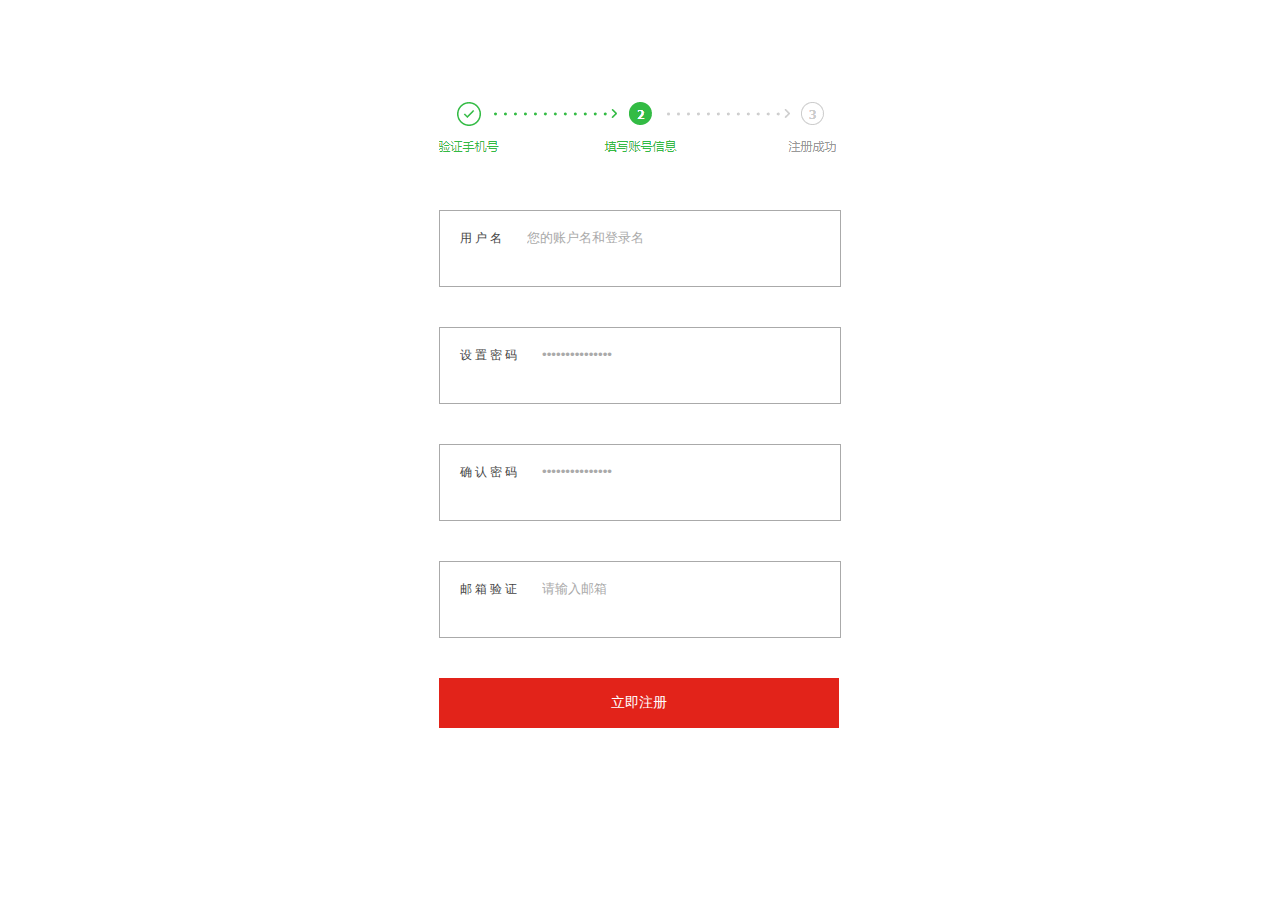
<file: 王亚楠jd/regist.html>
<!DOCTYPE html>
<html>
	<head>
		<meta charset="UTF-8">
		<title></title>
		<style>
			ul,li,ol,p,body,dl,dt,dd,h1,h2,h3,h4,h5,h6,img{
				margin:0;padding:0;
			}
			body,html{
				font-size:12px;
				font-family:"微软雅黑"
			}
			ul,li,ol{
				list-style:none;
			}
			a,s,u,i{
				text-decoration:none;
				color:#333;
			}
			h1,h2,h3,h4,h5,h6{font-weight:normal}
			div[id]{width:402px;margin:0 auto;}

			#header{height: 60px;margin-top: 100px;margin-bottom: 50px;}

			#section{height: 550px;}
			#section .common{height: 75px;width: 400px;border: 1px solid #aaa;line-height: 55px;
							font-size: 12px;color: #444;margin-bottom: 40px;}				
			#section .common span{display: inline-block;margin-left: 20px;letter-spacing: 3px;}
			#section .common input{margin-left: 20px;height: 35px;width: 250px;color: #aaa;border: none;outline:hidden;}

			#section .common-p{color: #AAAAAA;display:none; line-height: 20px;}
			#section .common-p.active{display: block;}

			#section button{width: 400px;height: 50px;text-align: center;color: #fff;background: #e2231a;border: none;font-size: 14px;}

		</style>
	</head>
	<body>
		<div id="header">
			<img src="img/jd_03.png" />
		</div>
		<div id="section">
			<div class="common">
				<div class="Name">
					<span>用户名</span><input id="nameInput" type="text" value="您的账户名和登录名" />
				</div>
			<p class="common-p" id="Name-p">支持中文、英文、数字、“-”、“_”的组合，4-20个字符</p>
			</div>
			
			<div class="common">
				<div class="setPwd">
					<span>设置密码</span><input id="setPwd" type="password" value="建议使用两种或两种以上字符组合" />
				</div>
				<p class="common-p" id="pwd-p">建议使用字母、数字和符号两种及以上的组合，6-20个字符</p>			
			</div>
			
			<div class="common">
				<div class="retPwd">
					<span>确认密码</span><input id="retPwd" type="password" value="建议使用两种或两种以上字符组合" />
				</div>
				<p class="common-p" id="repwd-p">请再次输入相同的密码</p>			
			</div>
			
			<div class="common">
				<div class="email">
					<span>邮箱验证</span><input id="email" type="text" value="请输入邮箱"/>
				</div>
				<p class="common-p" id="emailp">请输入正确的邮箱格式</p>			
			</div>
			<button id="regBtn">立即注册</button>
		</div>
		<div id="box"></div>
	</body>
	<script src="js/ajax.js" ></script>
	<script src="js/JDreg.js"></script>
	
</html>
</file>
